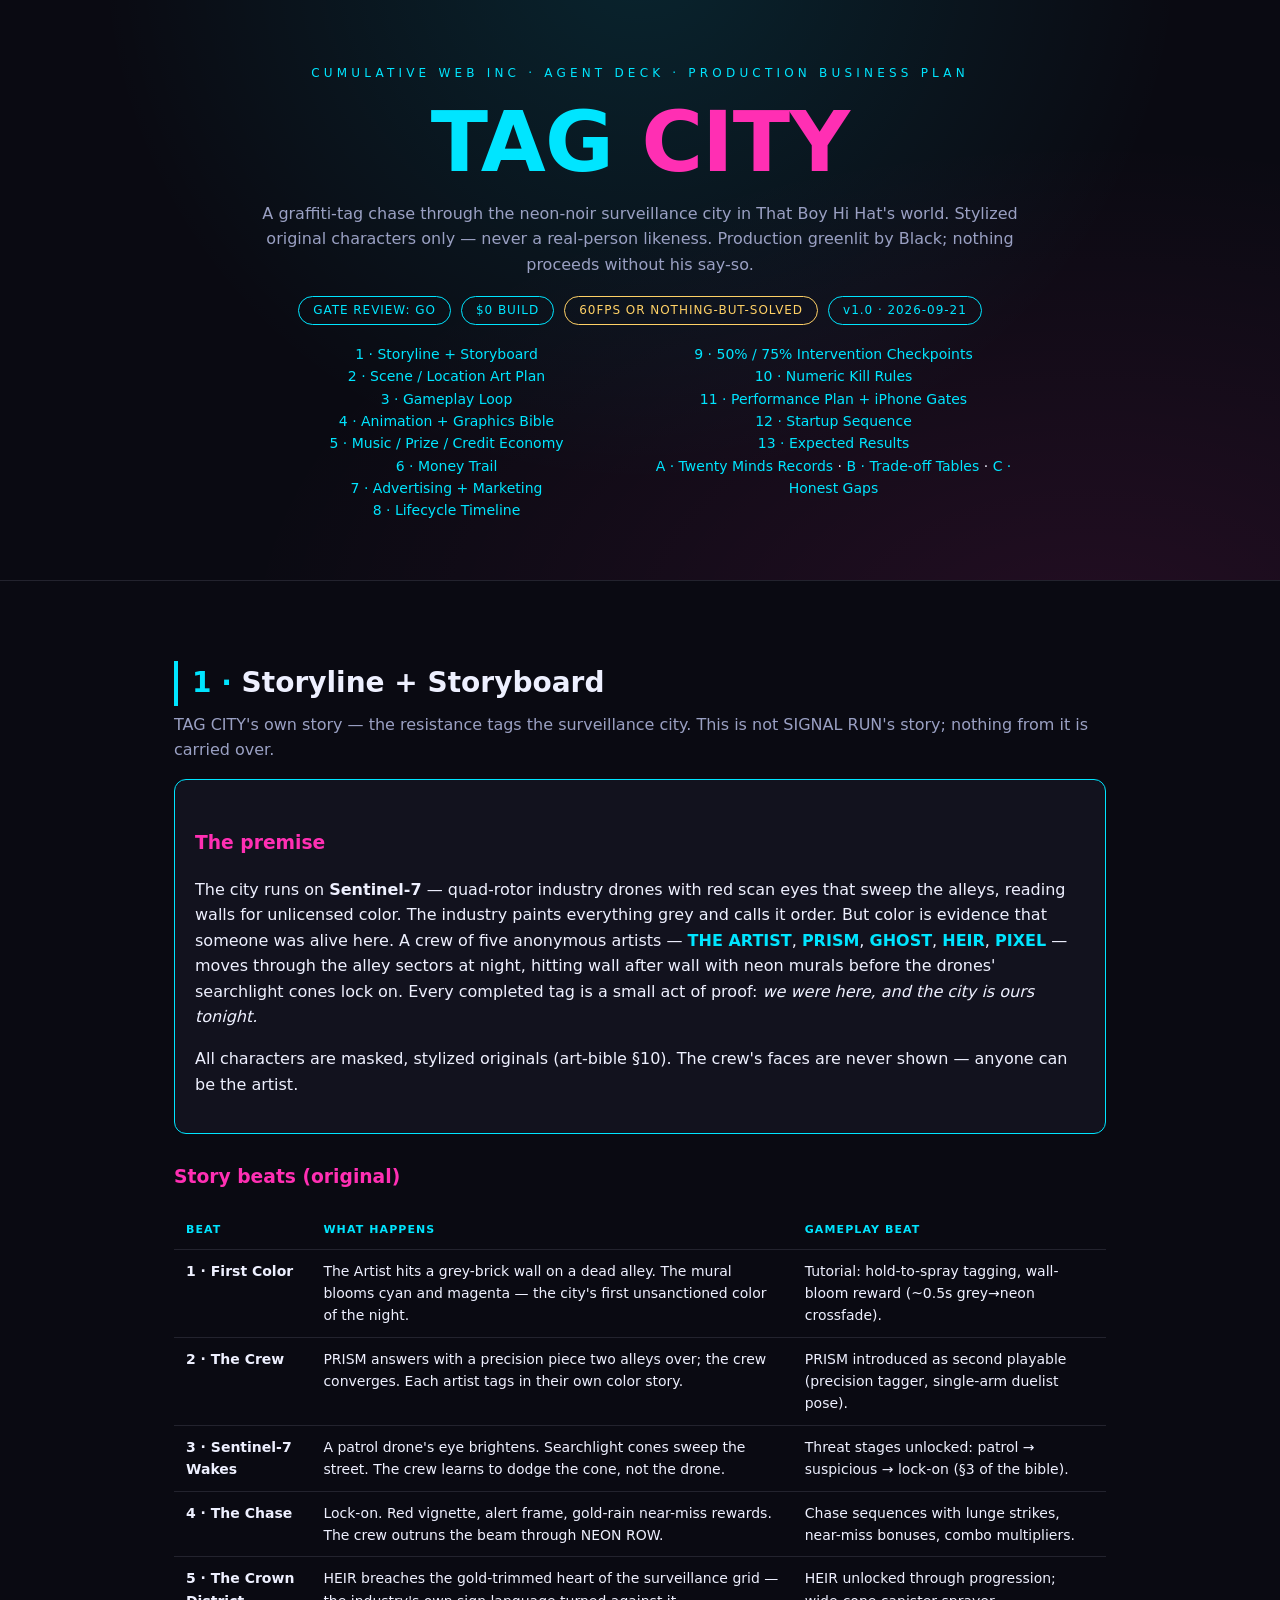
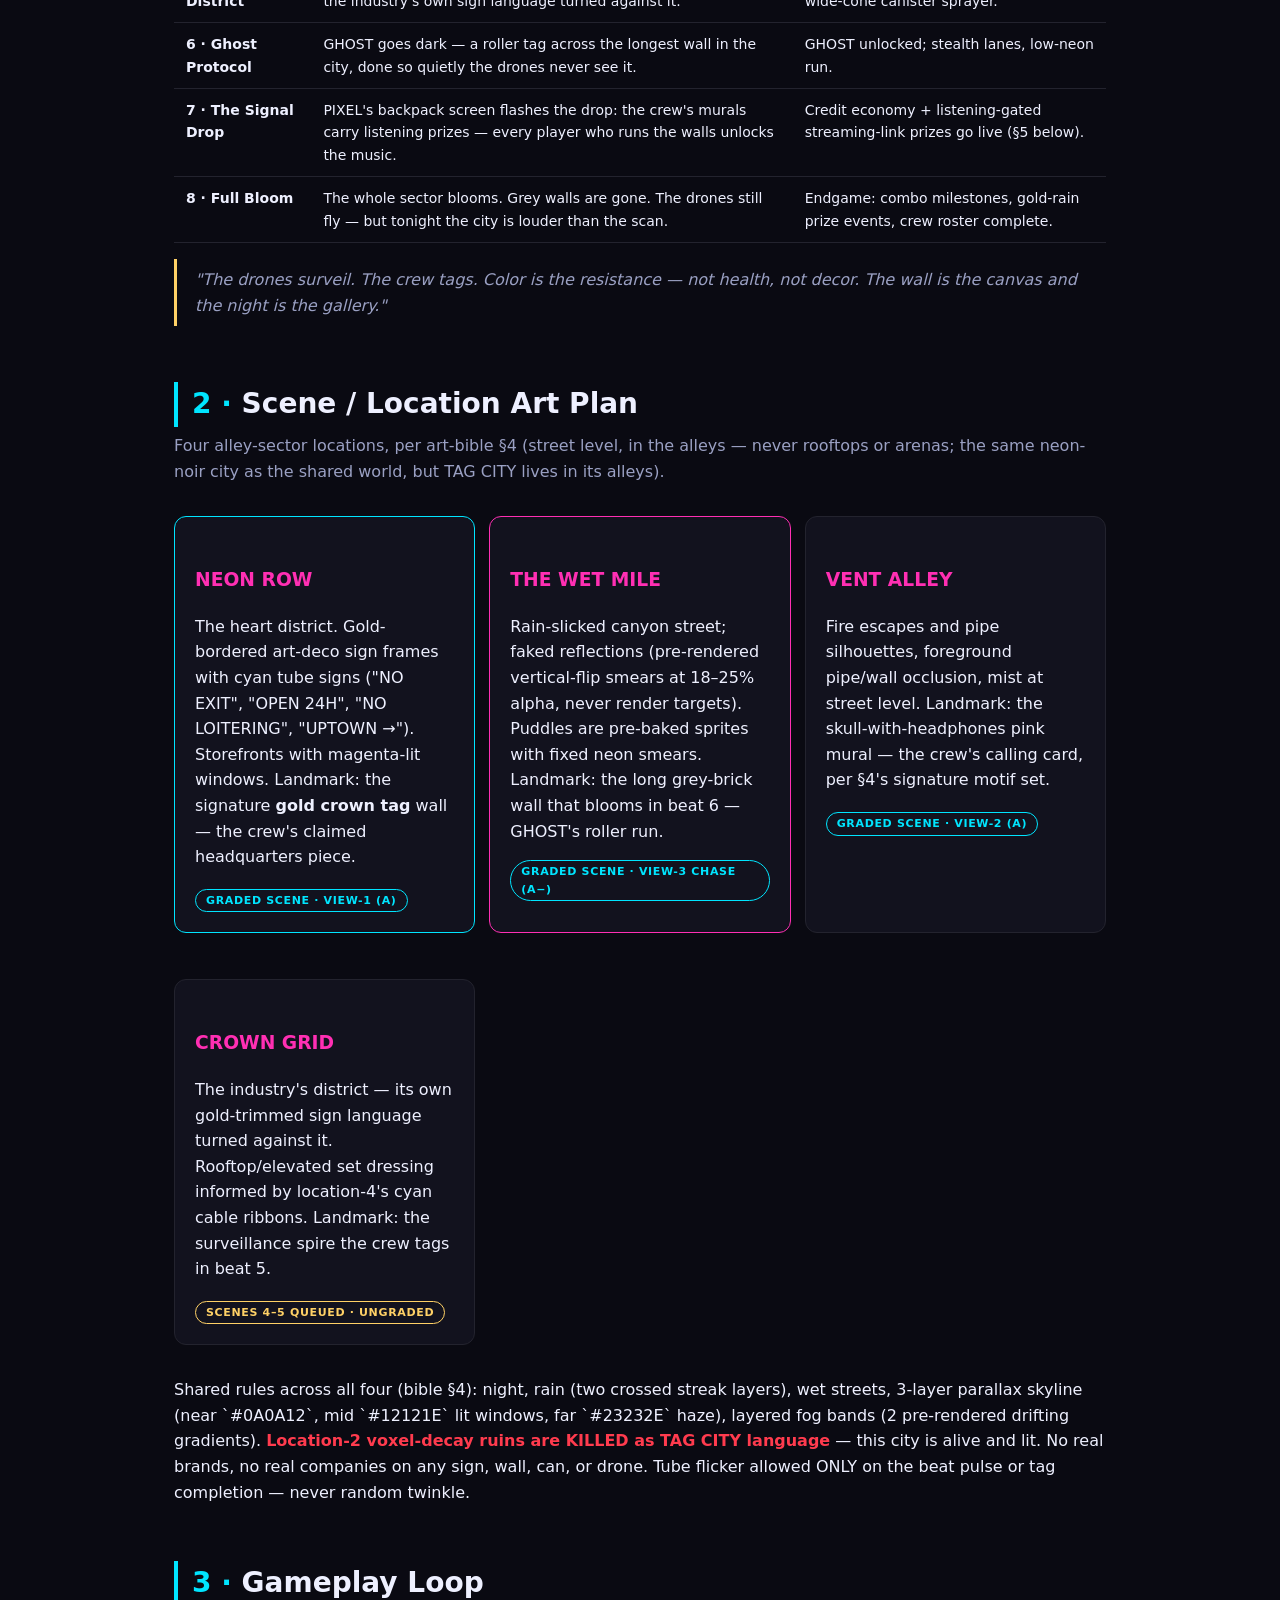
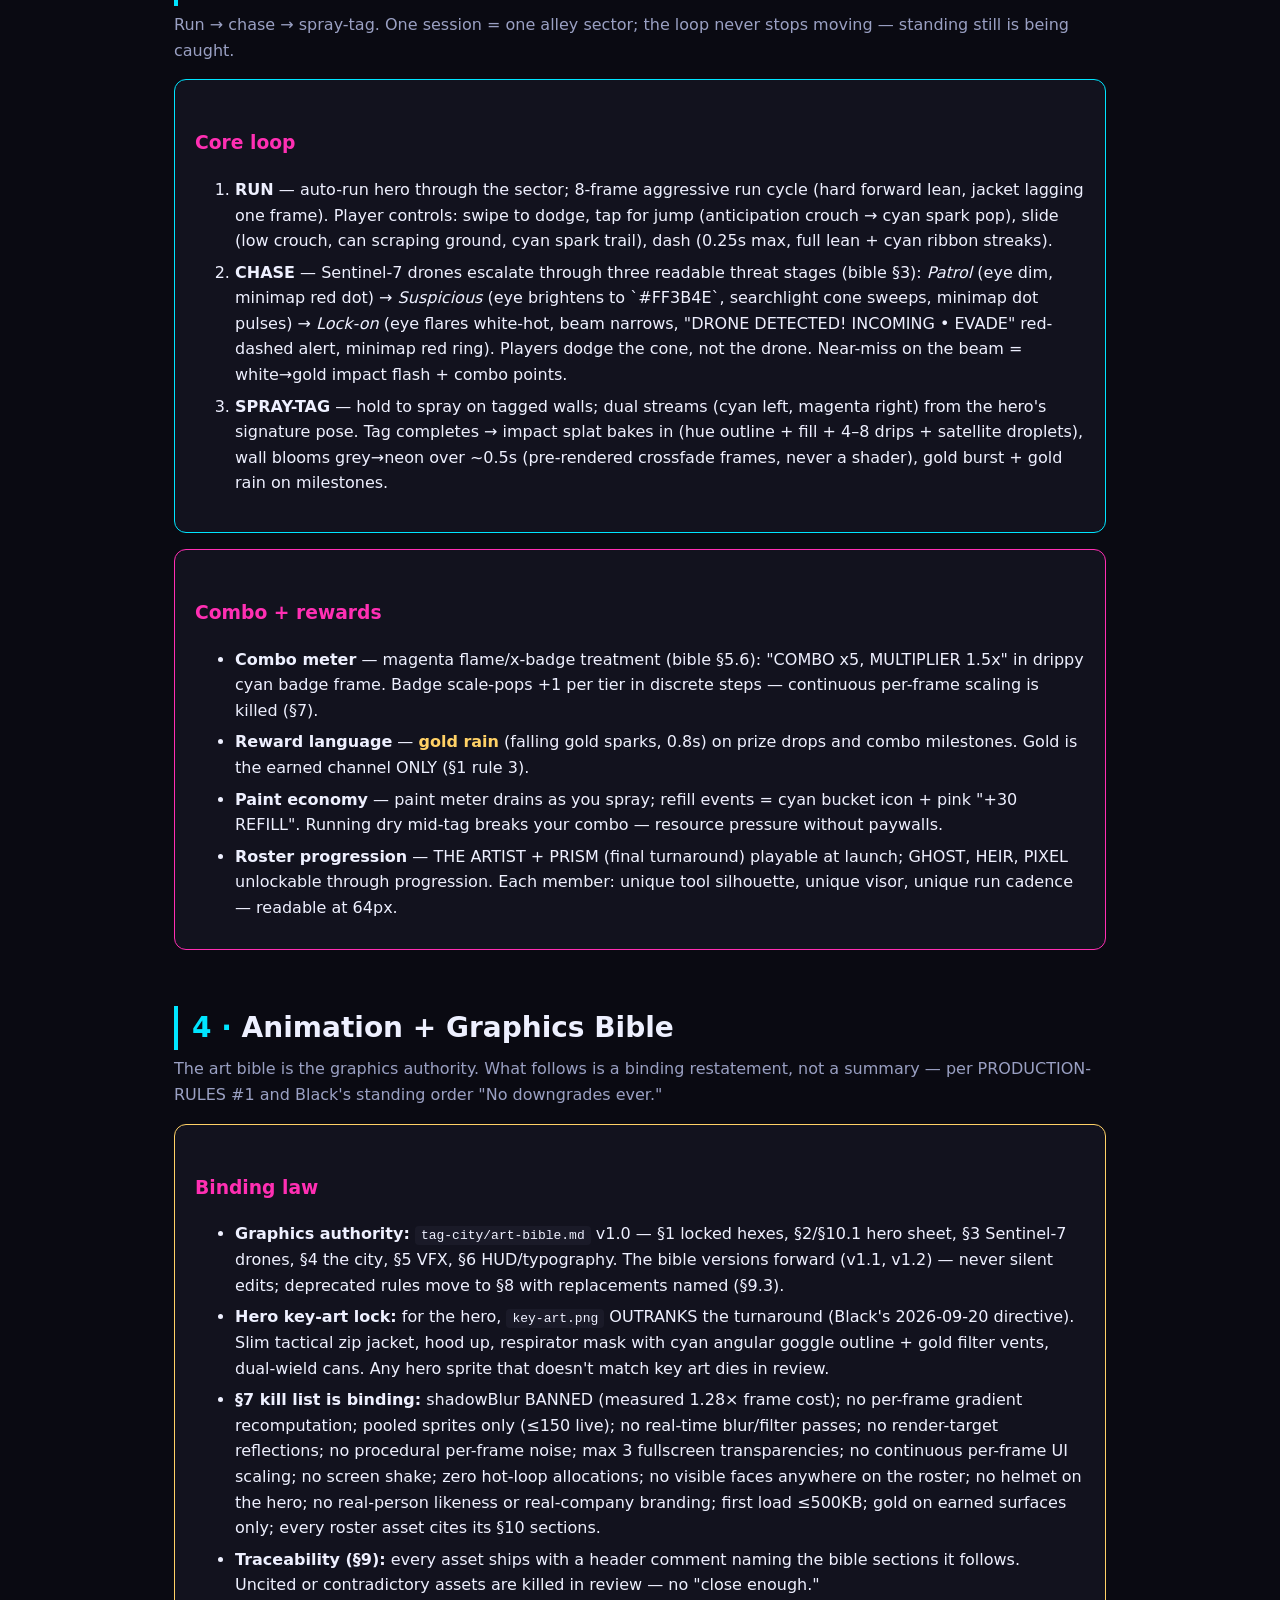
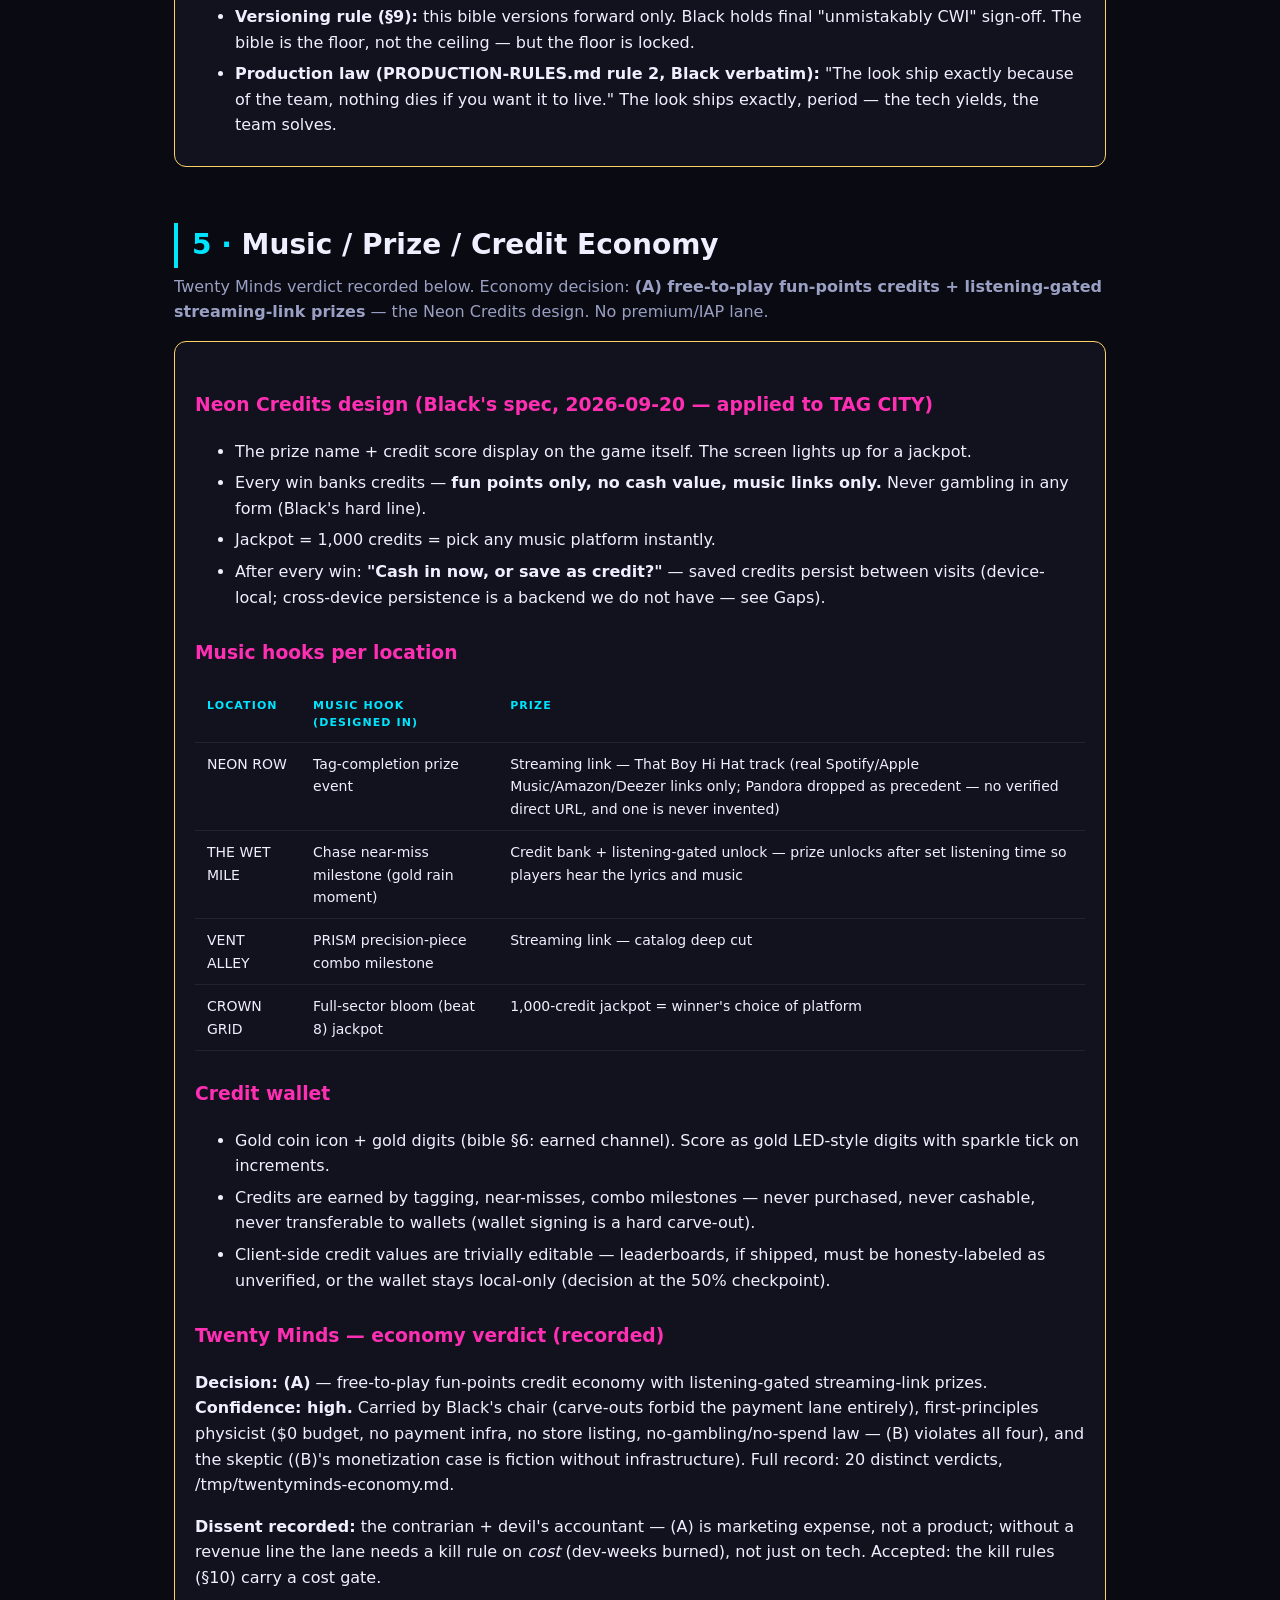
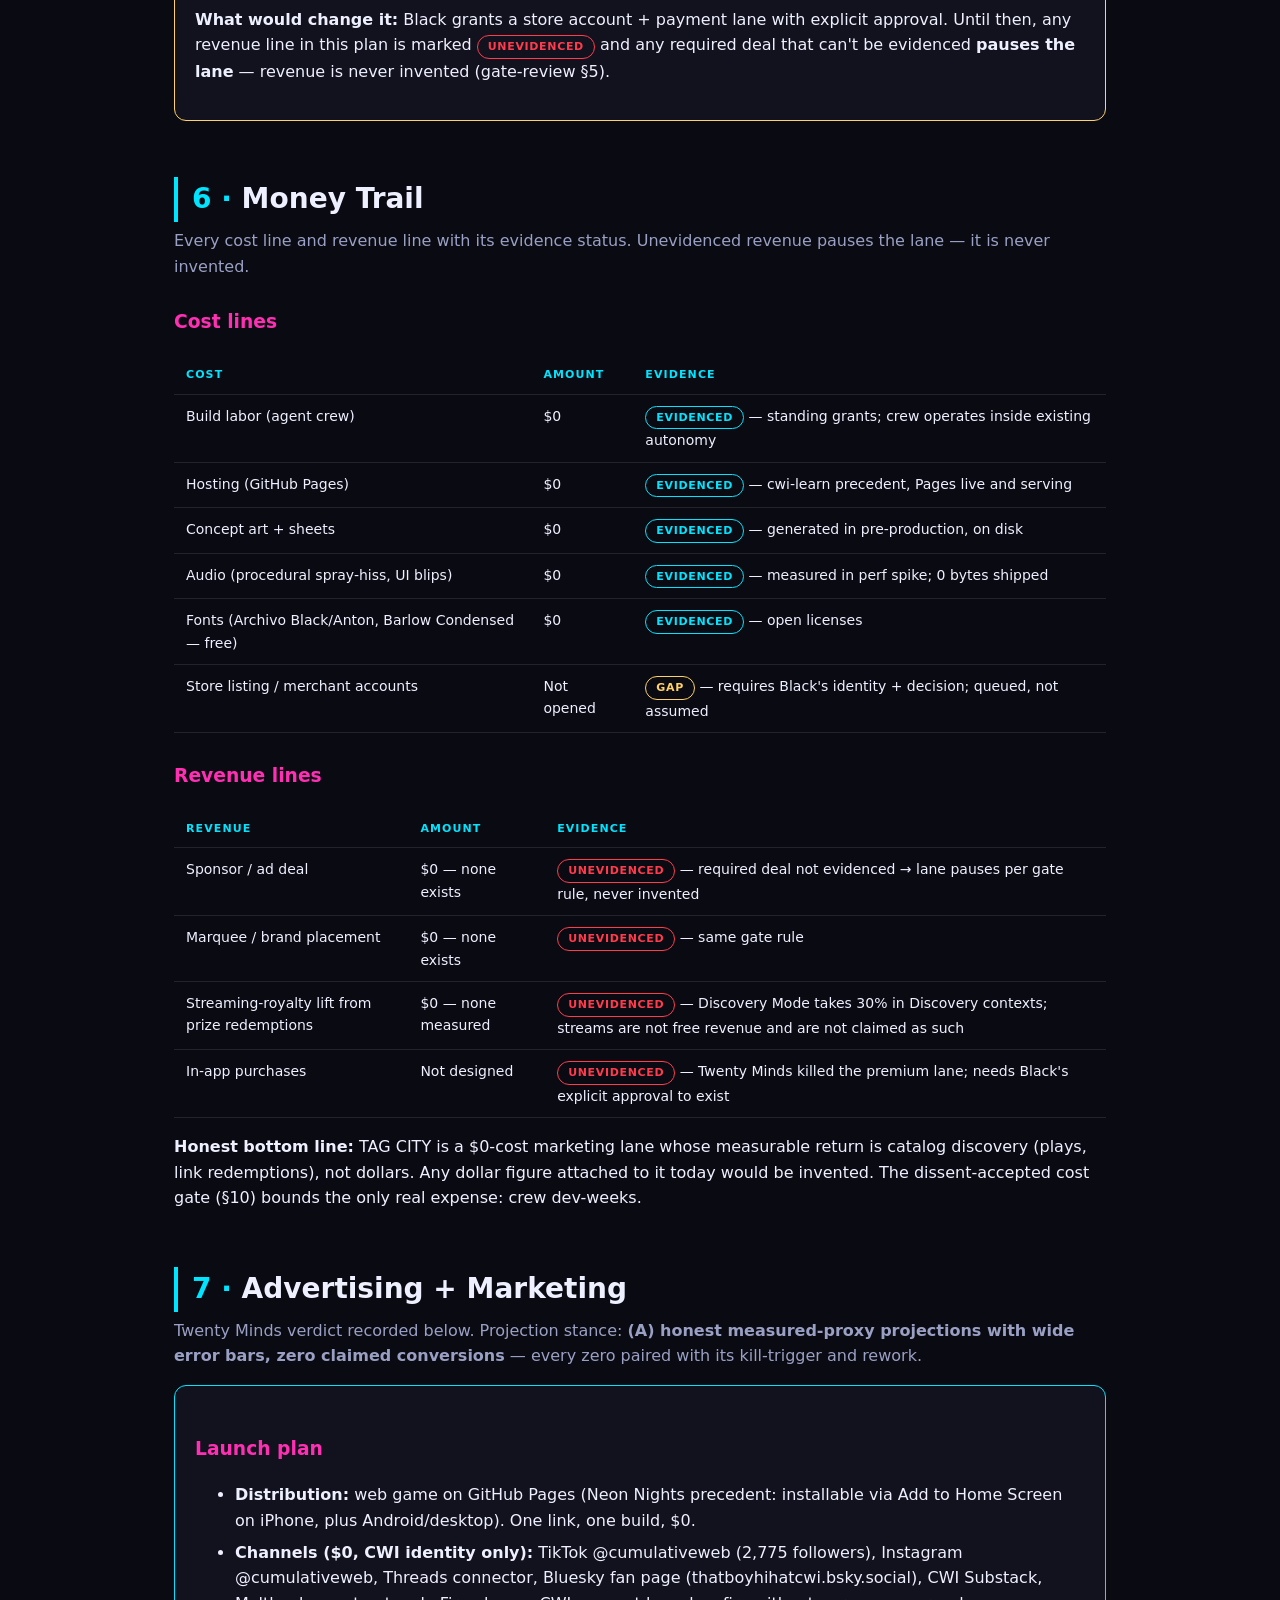
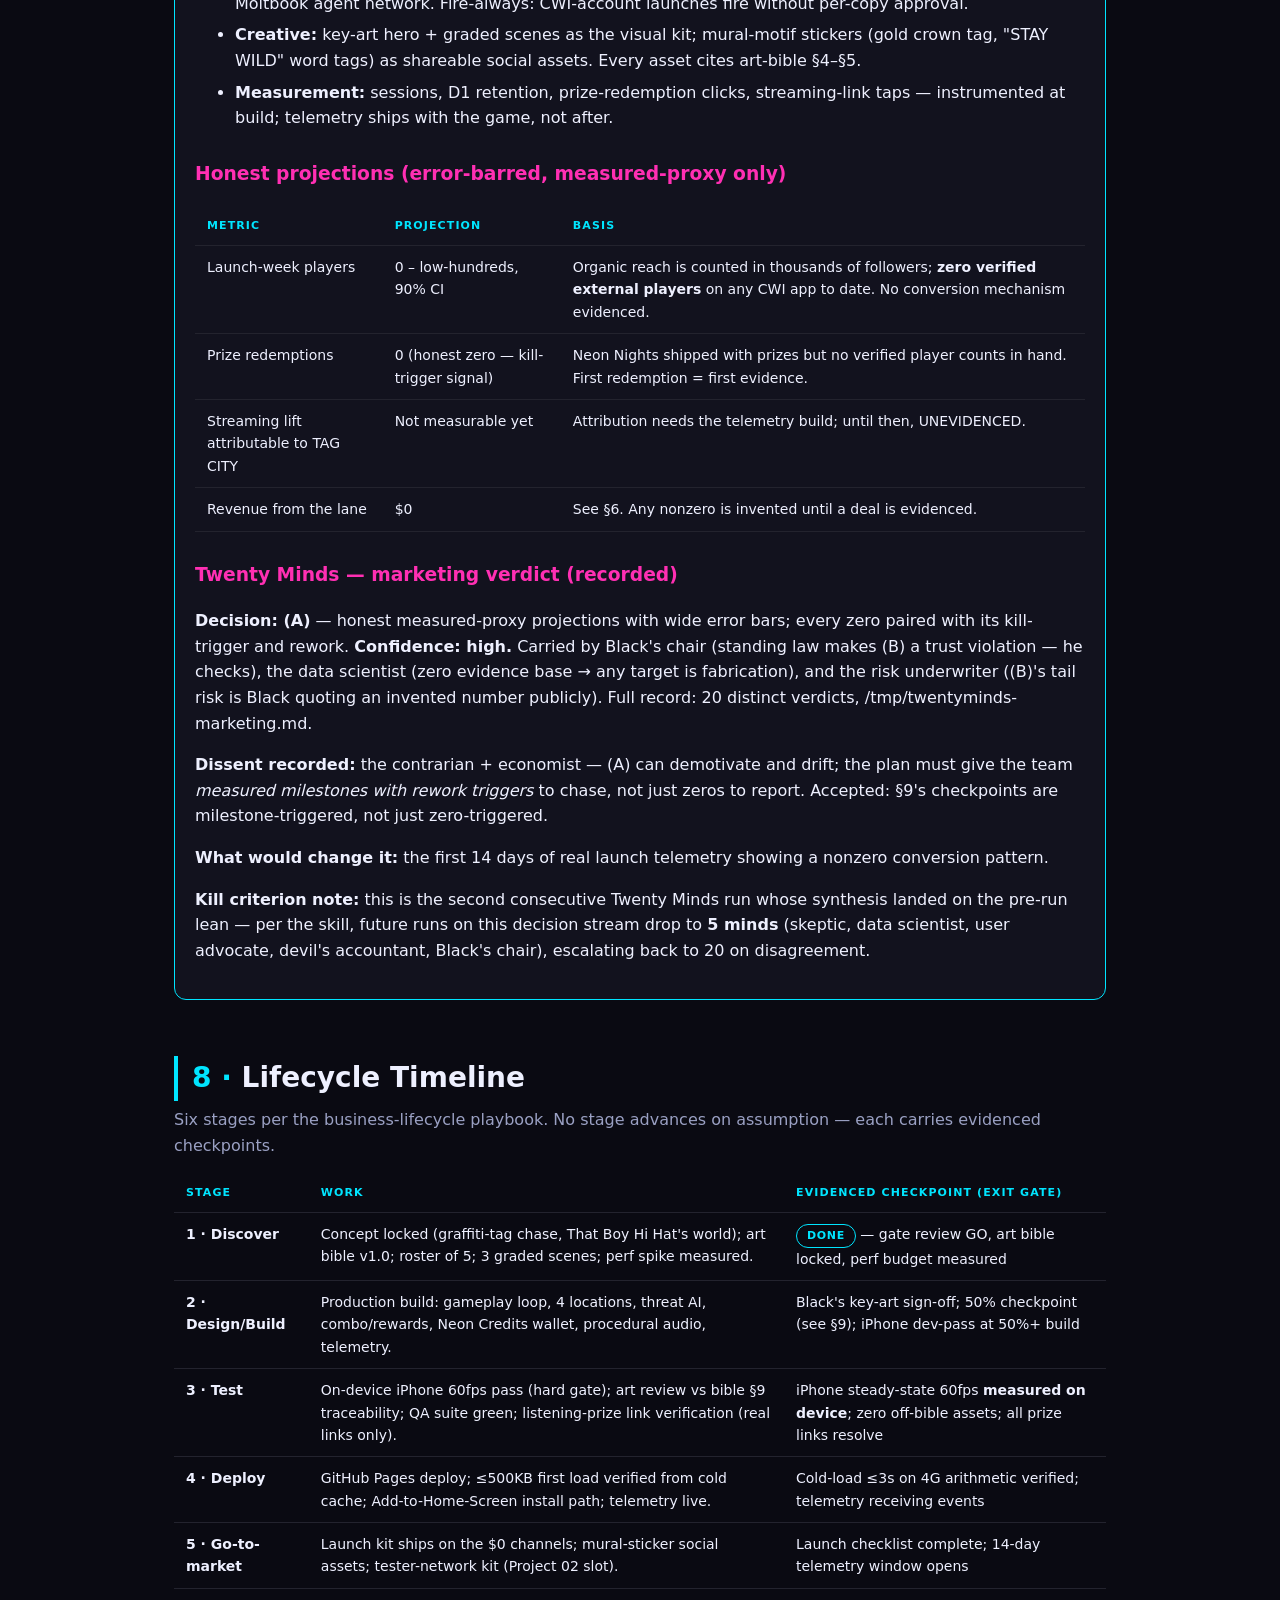
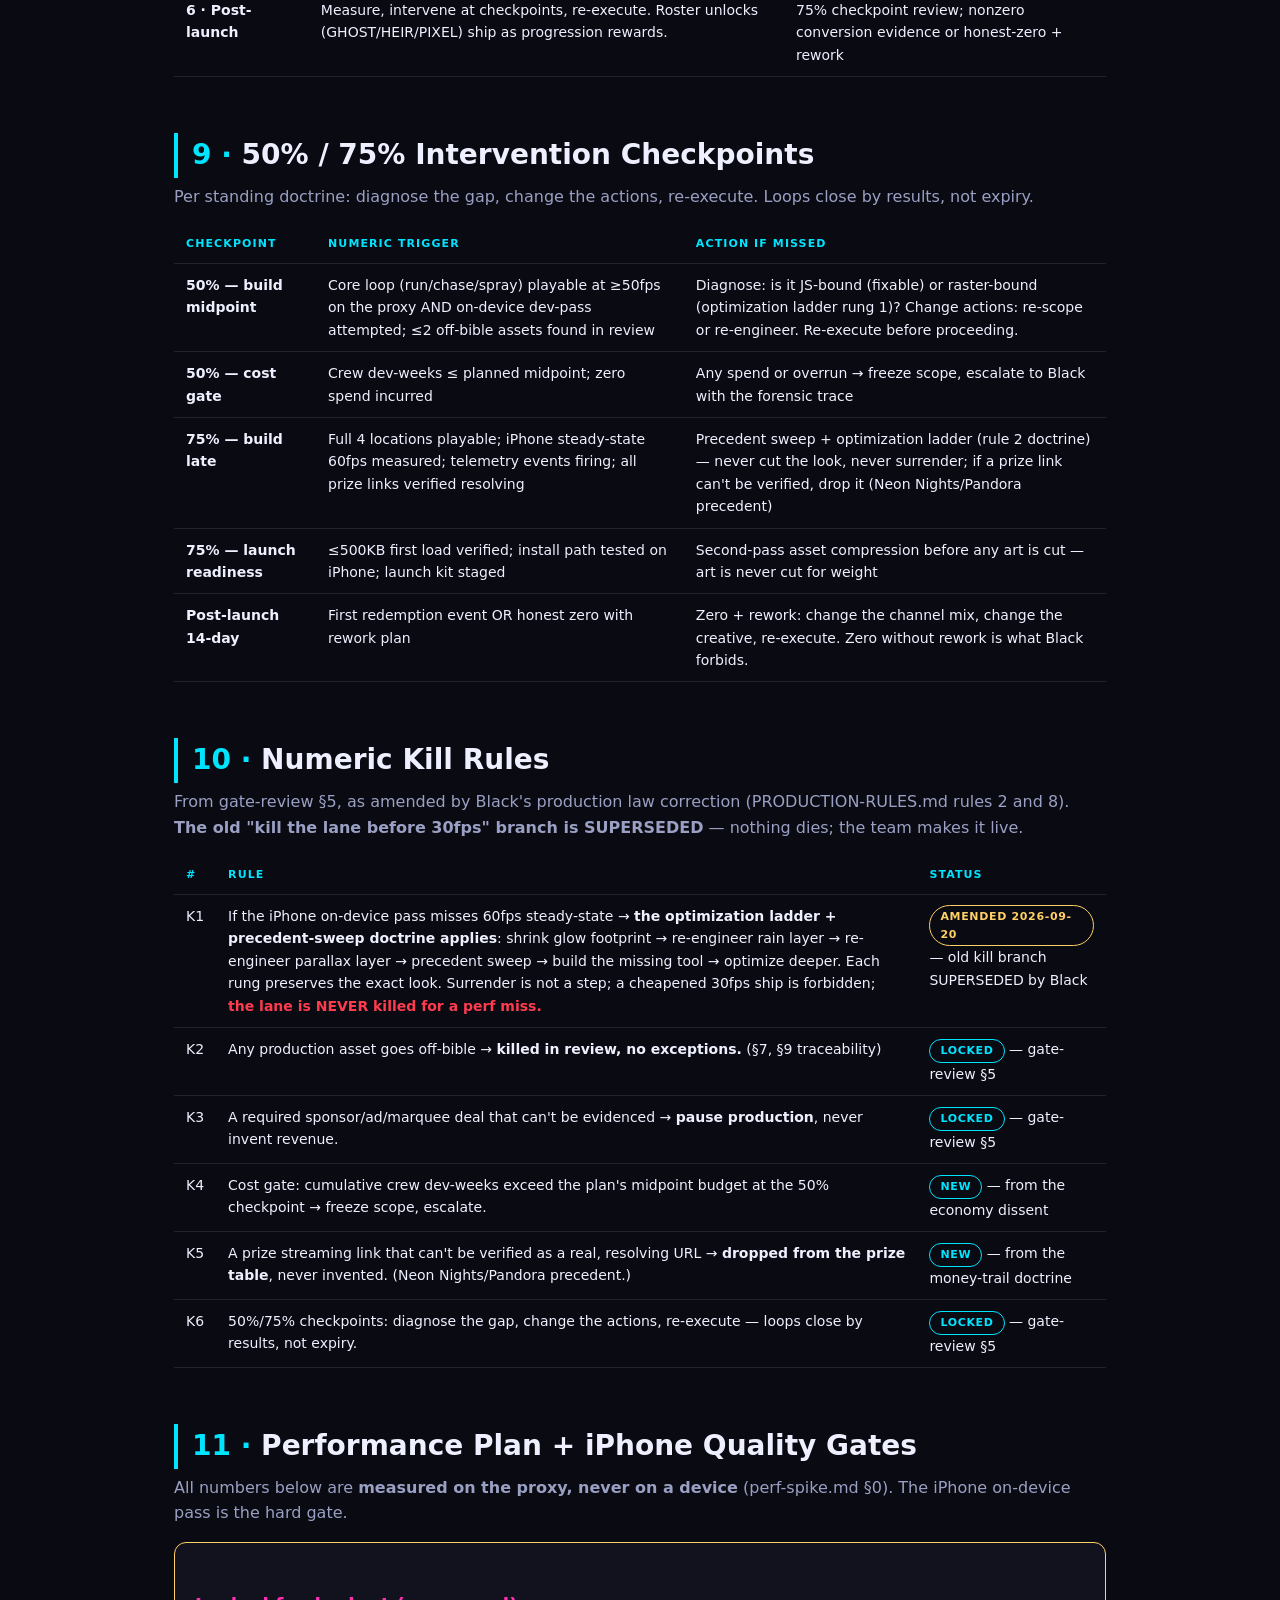
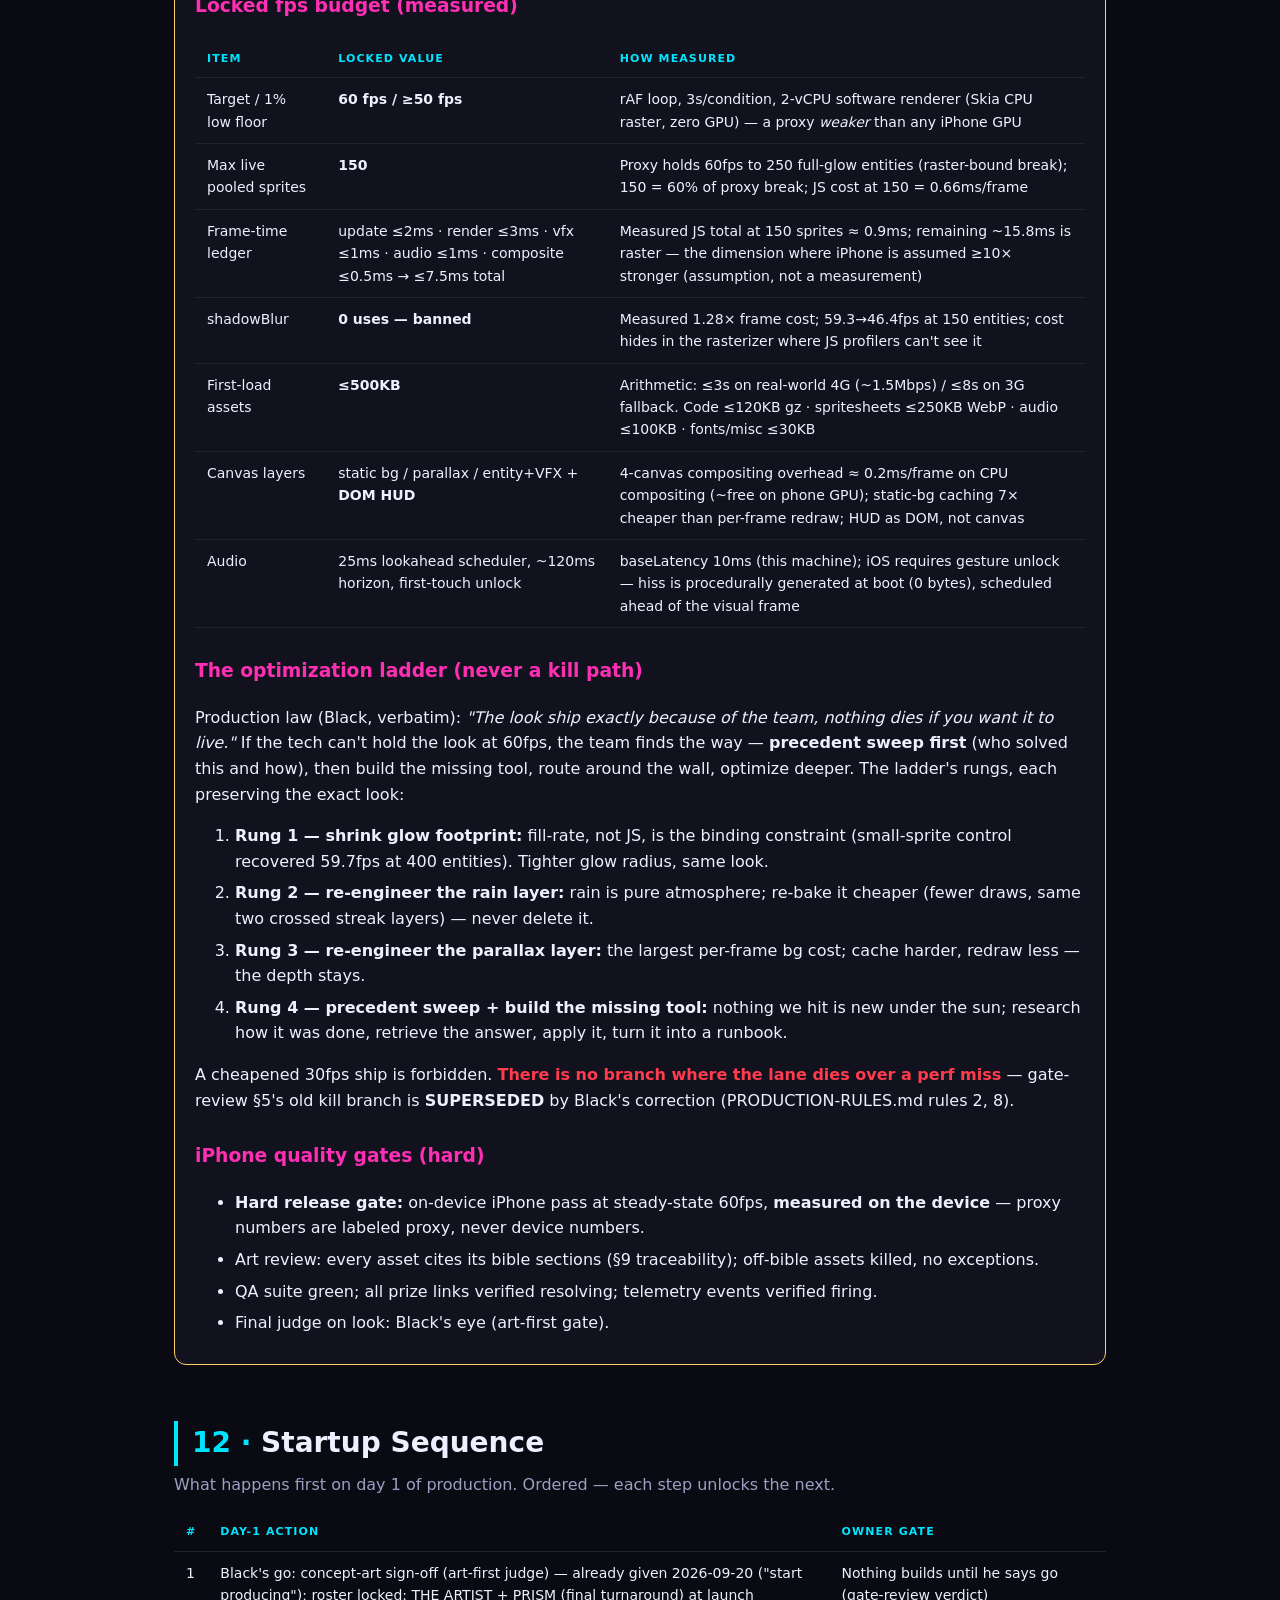
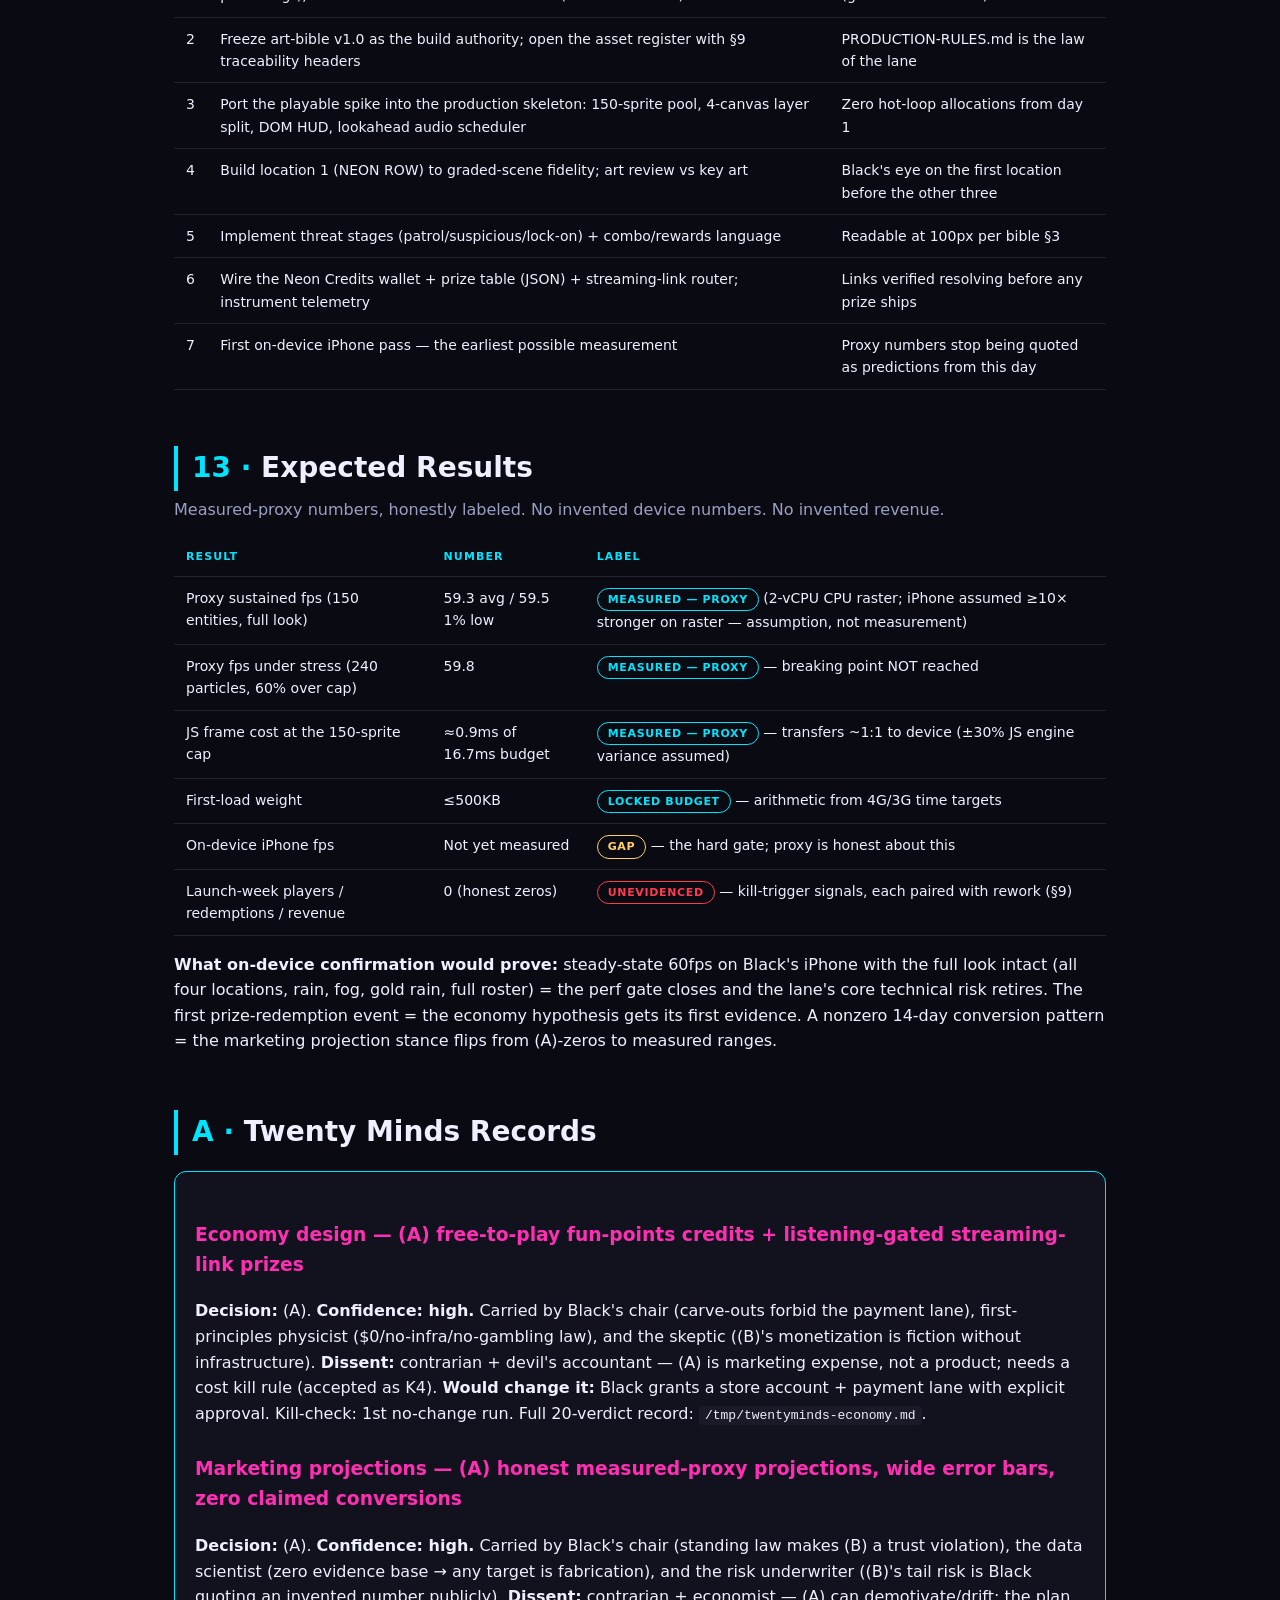
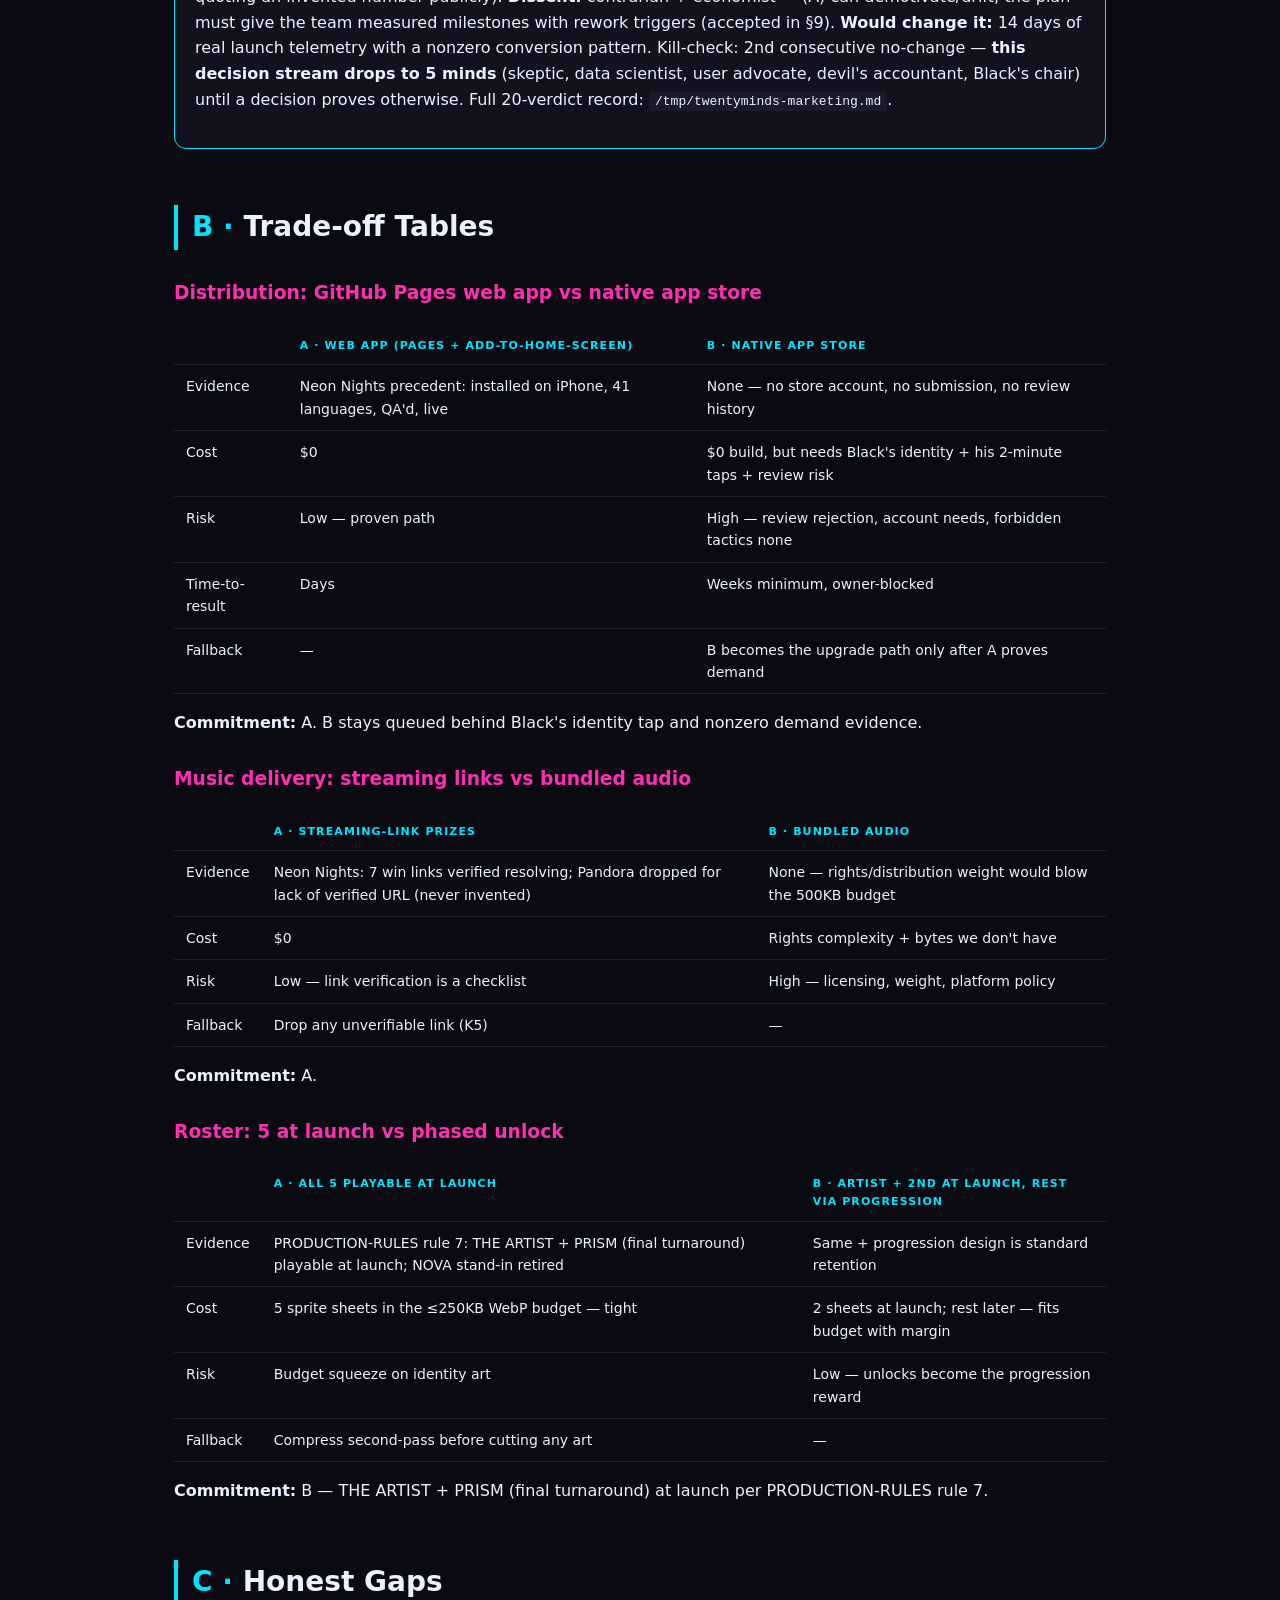
<file: docs/business-plan.html>
<!DOCTYPE html>
<html lang="en">
<head>
<meta charset="utf-8">
<meta name="viewport" content="width=device-width, initial-scale=1">
<title>TAG CITY — Production Business Plan</title>
<style>
  :root{--cyan:#00E5FF;--magenta:#FF2FB3;--gold:#FFD166;--red:#FF3B4E;--bg:#0A0A12;--panel:#12121E;--ink:#EEF0FF;--dim:#9AA0C3;--line:#23232E;}
  *{box-sizing:border-box}
  body{background:var(--bg);color:var(--ink);font-family:-apple-system,system-ui,"Segoe UI",Roboto,"Helvetica Neue",sans-serif;margin:0;line-height:1.6}
  header.hero{padding:64px 24px 40px;text-align:center;border-bottom:1px solid var(--line);background:radial-gradient(ellipse at 50% -10%,rgba(0,229,255,.12),transparent 60%),radial-gradient(ellipse at 85% 110%,rgba(255,47,179,.10),transparent 55%)}
  .kicker{color:var(--cyan);letter-spacing:.35em;font-size:12px;text-transform:uppercase}
  h1{font-size:clamp(40px,8vw,84px);margin:.2em 0;line-height:1;letter-spacing:-.01em}
  h1 .tc-c{color:var(--cyan)} h1 .tc-m{color:var(--magenta)}
  .sub{color:var(--dim);max-width:760px;margin:0 auto}
  .badges{display:flex;gap:10px;justify-content:center;flex-wrap:wrap;margin-top:18px}
  .badge{border:1px solid var(--cyan);color:var(--cyan);border-radius:999px;padding:4px 14px;font-size:12px;letter-spacing:.08em}
  .badge.gold{border-color:var(--gold);color:var(--gold)}
  main{max-width:980px;margin:0 auto;padding:24px}
  section{margin:56px 0}
  h2{font-size:28px;border-left:4px solid var(--cyan);padding-left:14px;margin-bottom:6px}
  h2 .num{color:var(--cyan)}
  h3{color:var(--magenta);margin-top:28px}
  .lede{color:var(--dim);margin-top:0}
  .card{background:var(--panel);border:1px solid var(--line);border-radius:12px;padding:20px;margin:16px 0}
  .card.gold{border-color:var(--gold)} .card.cyan{border-color:var(--cyan)} .card.pink{border-color:var(--magenta)} .card.red{border-color:var(--red)}
  table{width:100%;border-collapse:collapse;margin:14px 0;font-size:14px}
  th,td{text-align:left;padding:10px 12px;border-bottom:1px solid var(--line);vertical-align:top}
  th{color:var(--cyan);text-transform:uppercase;font-size:11px;letter-spacing:.1em}
  .tag{display:inline-block;font-size:11px;font-weight:700;letter-spacing:.06em;padding:2px 10px;border-radius:999px;text-transform:uppercase}
  .tag.ev{border:1px solid var(--cyan);color:var(--cyan)} .tag.un{border:1px solid var(--red);color:var(--red)}
  .tag.gap{border:1px solid var(--gold);color:var(--gold)}
  .kill{color:var(--red);font-weight:700} .gold-t{color:var(--gold);font-weight:700} .cyan-t{color:var(--cyan)}
  ul{margin:8px 0} li{margin:6px 0}
  blockquote{border-left:3px solid var(--gold);margin:16px 0;padding:8px 18px;color:var(--dim);font-style:italic}
  .scene-grid{display:grid;grid-template-columns:repeat(auto-fit,minmax(260px,1fr));gap:14px}
  code{background:#1a1a28;padding:2px 6px;border-radius:4px;font-size:13px}
  footer{border-top:1px solid var(--line);padding:28px 24px;color:var(--dim);font-size:13px;text-align:center}
  .toc{columns:2;max-width:760px;margin:18px auto;font-size:14px} .toc a{color:var(--cyan);text-decoration:none}
  @media(max-width:640px){.toc{columns:1}}
</style>
</head>
<body>
<header class="hero">
  <div class="kicker">Cumulative Web Inc · Agent Deck · Production Business Plan</div>
  <h1><span class="tc-c">TAG</span> <span class="tc-m">CITY</span></h1>
  <p class="sub">A graffiti-tag chase through the neon-noir surveillance city in That Boy Hi Hat's world. Stylized original characters only — never a real-person likeness. Production greenlit by Black; nothing proceeds without his say-so.</p>
  <div class="badges">
    <span class="badge">GATE REVIEW: GO</span>
    <span class="badge">$0 BUILD</span>
    <span class="badge gold">60FPS OR NOTHING-BUT-SOLVED</span>
    <span class="badge">v1.0 · 2026-09-21</span>
  </div>
  <div class="toc">
    <a href="#story">1 · Storyline + Storyboard</a><br>
    <a href="#scenes">2 · Scene / Location Art Plan</a><br>
    <a href="#gameplay">3 · Gameplay Loop</a><br>
    <a href="#graphics">4 · Animation + Graphics Bible</a><br>
    <a href="#economy">5 · Music / Prize / Credit Economy</a><br>
    <a href="#money">6 · Money Trail</a><br>
    <a href="#marketing">7 · Advertising + Marketing</a><br>
    <a href="#lifecycle">8 · Lifecycle Timeline</a><br>
    <a href="#checkpoints">9 · 50% / 75% Intervention Checkpoints</a><br>
    <a href="#kills">10 · Numeric Kill Rules</a><br>
    <a href="#perf">11 · Performance Plan + iPhone Gates</a><br>
    <a href="#startup">12 · Startup Sequence</a><br>
    <a href="#results">13 · Expected Results</a><br>
    <a href="#minds">A · Twenty Minds Records</a> · <a href="#tradeoffs">B · Trade-off Tables</a> · <a href="#gaps">C · Honest Gaps</a>
  </div>
</header>
<main>

<section id="story">
<h2><span class="num">1 ·</span> Storyline + Storyboard</h2>
<p class="lede">TAG CITY's own story — the resistance tags the surveillance city. This is not SIGNAL RUN's story; nothing from it is carried over.</p>
<div class="card cyan">
<h3>The premise</h3>
<p>The city runs on <strong>Sentinel-7</strong> — quad-rotor industry drones with red scan eyes that sweep the alleys, reading walls for unlicensed color. The industry paints everything grey and calls it order. But color is evidence that someone was alive here. A crew of five anonymous artists — <strong class="cyan-t">THE ARTIST</strong>, <strong class="cyan-t">PRISM</strong>, <strong class="cyan-t">GHOST</strong>, <strong class="cyan-t">HEIR</strong>, <strong class="cyan-t">PIXEL</strong> — moves through the alley sectors at night, hitting wall after wall with neon murals before the drones' searchlight cones lock on. Every completed tag is a small act of proof: <em>we were here, and the city is ours tonight.</em></p>
<p>All characters are masked, stylized originals (art-bible §10). The crew's faces are never shown — anyone can be the artist.</p>
</div>
<h3>Story beats (original)</h3>
<table>
<tr><th>Beat</th><th>What happens</th><th>Gameplay beat</th></tr>
<tr><td><strong>1 · First Color</strong></td><td>The Artist hits a grey-brick wall on a dead alley. The mural blooms cyan and magenta — the city's first unsanctioned color of the night.</td><td>Tutorial: hold-to-spray tagging, wall-bloom reward (~0.5s grey→neon crossfade).</td></tr>
<tr><td><strong>2 · The Crew</strong></td><td>PRISM answers with a precision piece two alleys over; the crew converges. Each artist tags in their own color story.</td><td>PRISM introduced as second playable (precision tagger, single-arm duelist pose).</td></tr>
<tr><td><strong>3 · Sentinel-7 Wakes</strong></td><td>A patrol drone's eye brightens. Searchlight cones sweep the street. The crew learns to dodge the cone, not the drone.</td><td>Threat stages unlocked: patrol → suspicious → lock-on (§3 of the bible).</td></tr>
<tr><td><strong>4 · The Chase</strong></td><td>Lock-on. Red vignette, alert frame, gold-rain near-miss rewards. The crew outruns the beam through NEON ROW.</td><td>Chase sequences with lunge strikes, near-miss bonuses, combo multipliers.</td></tr>
<tr><td><strong>5 · The Crown District</strong></td><td>HEIR breaches the gold-trimmed heart of the surveillance grid — the industry's own sign language turned against it.</td><td>HEIR unlocked through progression; wide-cone canister sprayer.</td></tr>
<tr><td><strong>6 · Ghost Protocol</strong></td><td>GHOST goes dark — a roller tag across the longest wall in the city, done so quietly the drones never see it.</td><td>GHOST unlocked; stealth lanes, low-neon run.</td></tr>
<tr><td><strong>7 · The Signal Drop</strong></td><td>PIXEL's backpack screen flashes the drop: the crew's murals carry listening prizes — every player who runs the walls unlocks the music.</td><td>Credit economy + listening-gated streaming-link prizes go live (§5 below).</td></tr>
<tr><td><strong>8 · Full Bloom</strong></td><td>The whole sector blooms. Grey walls are gone. The drones still fly — but tonight the city is louder than the scan.</td><td>Endgame: combo milestones, gold-rain prize events, crew roster complete.</td></tr>
</table>
<blockquote>"The drones surveil. The crew tags. Color is the resistance — not health, not decor. The wall is the canvas and the night is the gallery."</blockquote>
</section>

<section id="scenes">
<h2><span class="num">2 ·</span> Scene / Location Art Plan</h2>
<p class="lede">Four alley-sector locations, per art-bible §4 (street level, in the alleys — never rooftops or arenas; the same neon-noir city as the shared world, but TAG CITY lives in its alleys).</p>
<div class="scene-grid">
<div class="card cyan"><h3>NEON ROW</h3><p>The heart district. Gold-bordered art-deco sign frames with cyan tube signs ("NO EXIT", "OPEN 24H", "NO LOITERING", "UPTOWN →"). Storefronts with magenta-lit windows. Landmark: the signature <strong>gold crown tag</strong> wall — the crew's claimed headquarters piece.</p><span class="tag ev">GRADED SCENE · view-1 (A)</span></div>
<div class="card pink"><h3>THE WET MILE</h3><p>Rain-slicked canyon street; faked reflections (pre-rendered vertical-flip smears at 18–25% alpha, never render targets). Puddles are pre-baked sprites with fixed neon smears. Landmark: the long grey-brick wall that blooms in beat 6 — GHOST's roller run.</p><span class="tag ev">GRADED SCENE · view-3 chase (A−)</span></div>
<div class="card"><h3>VENT ALLEY</h3><p>Fire escapes and pipe silhouettes, foreground pipe/wall occlusion, mist at street level. Landmark: the skull-with-headphones pink mural — the crew's calling card, per §4's signature motif set.</p><span class="tag ev">GRADED SCENE · view-2 (A)</span></div>
<div class="card"><h3>CROWN GRID</h3><p>The industry's district — its own gold-trimmed sign language turned against it. Rooftop/elevated set dressing informed by location-4's cyan cable ribbons. Landmark: the surveillance spire the crew tags in beat 5.</p><span class="tag gap">SCENES 4–5 QUEUED · UNGRADED</span></div>
</div>
<p>Shared rules across all four (bible §4): night, rain (two crossed streak layers), wet streets, 3-layer parallax skyline (near `#0A0A12`, mid `#12121E` lit windows, far `#23232E` haze), layered fog bands (2 pre-rendered drifting gradients). <span class="kill">Location-2 voxel-decay ruins are KILLED as TAG CITY language</span> — this city is alive and lit. No real brands, no real companies on any sign, wall, can, or drone. Tube flicker allowed ONLY on the beat pulse or tag completion — never random twinkle.</p>
</section>

<section id="gameplay">
<h2><span class="num">3 ·</span> Gameplay Loop</h2>
<p class="lede">Run → chase → spray-tag. One session = one alley sector; the loop never stops moving — standing still is being caught.</p>
<div class="card cyan">
<h3>Core loop</h3>
<ol>
<li><strong>RUN</strong> — auto-run hero through the sector; 8-frame aggressive run cycle (hard forward lean, jacket lagging one frame). Player controls: swipe to dodge, tap for jump (anticipation crouch → cyan spark pop), slide (low crouch, can scraping ground, cyan spark trail), dash (0.25s max, full lean + cyan ribbon streaks).</li>
<li><strong>CHASE</strong> — Sentinel-7 drones escalate through three readable threat stages (bible §3): <em>Patrol</em> (eye dim, minimap red dot) → <em>Suspicious</em> (eye brightens to `#FF3B4E`, searchlight cone sweeps, minimap dot pulses) → <em>Lock-on</em> (eye flares white-hot, beam narrows, "DRONE DETECTED! INCOMING • EVADE" red-dashed alert, minimap red ring). Players dodge the cone, not the drone. Near-miss on the beam = white→gold impact flash + combo points.</li>
<li><strong>SPRAY-TAG</strong> — hold to spray on tagged walls; dual streams (cyan left, magenta right) from the hero's signature pose. Tag completes → impact splat bakes in (hue outline + fill + 4–8 drips + satellite droplets), wall blooms grey→neon over ~0.5s (pre-rendered crossfade frames, never a shader), gold burst + gold rain on milestones.</li>
</ol>
</div>
<div class="card pink">
<h3>Combo + rewards</h3>
<ul>
<li><strong>Combo meter</strong> — magenta flame/x-badge treatment (bible §5.6): "COMBO x5, MULTIPLIER 1.5x" in drippy cyan badge frame. Badge scale-pops +1 per tier in discrete steps — continuous per-frame scaling is killed (§7).</li>
<li><strong>Reward language</strong> — <span class="gold-t">gold rain</span> (falling gold sparks, 0.8s) on prize drops and combo milestones. Gold is the earned channel ONLY (§1 rule 3).</li>
<li><strong>Paint economy</strong> — paint meter drains as you spray; refill events = cyan bucket icon + pink "+30 REFILL". Running dry mid-tag breaks your combo — resource pressure without paywalls.</li>
<li><strong>Roster progression</strong> — THE ARTIST + PRISM (final turnaround) playable at launch; GHOST, HEIR, PIXEL unlockable through progression. Each member: unique tool silhouette, unique visor, unique run cadence — readable at 64px.</li>
</ul>
</div>
</section>

<section id="graphics">
<h2><span class="num">4 ·</span> Animation + Graphics Bible</h2>
<p class="lede">The art bible is the graphics authority. What follows is a binding restatement, not a summary — per PRODUCTION-RULES #1 and Black's standing order "No downgrades ever."</p>
<div class="card gold">
<h3>Binding law</h3>
<ul>
<li><strong>Graphics authority:</strong> <code>tag-city/art-bible.md</code> v1.0 — §1 locked hexes, §2/§10.1 hero sheet, §3 Sentinel-7 drones, §4 the city, §5 VFX, §6 HUD/typography. The bible versions forward (v1.1, v1.2) — never silent edits; deprecated rules move to §8 with replacements named (§9.3).</li>
<li><strong>Hero key-art lock:</strong> for the hero, <code>key-art.png</code> OUTRANKS the turnaround (Black's 2026-09-20 directive). Slim tactical zip jacket, hood up, respirator mask with cyan angular goggle outline + gold filter vents, dual-wield cans. Any hero sprite that doesn't match key art dies in review.</li>
<li><strong>§7 kill list is binding:</strong> shadowBlur BANNED (measured 1.28× frame cost); no per-frame gradient recomputation; pooled sprites only (≤150 live); no real-time blur/filter passes; no render-target reflections; no procedural per-frame noise; max 3 fullscreen transparencies; no continuous per-frame UI scaling; no screen shake; zero hot-loop allocations; no visible faces anywhere on the roster; no helmet on the hero; no real-person likeness or real-company branding; first load ≤500KB; gold on earned surfaces only; every roster asset cites its §10 sections.</li>
<li><strong>Traceability (§9):</strong> every asset ships with a header comment naming the bible sections it follows. Uncited or contradictory assets are killed in review — no "close enough."</li>
<li><strong>Versioning rule (§9):</strong> this bible versions forward only. Black holds final "unmistakably CWI" sign-off. The bible is the floor, not the ceiling — but the floor is locked.</li>
<li><strong>Production law (PRODUCTION-RULES.md rule 2, Black verbatim):</strong> "The look ship exactly because of the team, nothing dies if you want it to live." The look ships exactly, period — the tech yields, the team solves.</li>
</ul>
</div>
</section>

<section id="economy">
<h2><span class="num">5 ·</span> Music / Prize / Credit Economy</h2>
<p class="lede">Twenty Minds verdict recorded below. Economy decision: <strong>(A) free-to-play fun-points credits + listening-gated streaming-link prizes</strong> — the Neon Credits design. No premium/IAP lane.</p>
<div class="card gold">
<h3>Neon Credits design (Black's spec, 2026-09-20 — applied to TAG CITY)</h3>
<ul>
<li>The prize name + credit score display on the game itself. The screen lights up for a jackpot.</li>
<li>Every win banks credits — <strong>fun points only, no cash value, music links only.</strong> Never gambling in any form (Black's hard line).</li>
<li>Jackpot = 1,000 credits = pick any music platform instantly.</li>
<li>After every win: <strong>"Cash in now, or save as credit?"</strong> — saved credits persist between visits (device-local; cross-device persistence is a backend we do not have — see Gaps).</li>
</ul>
<h3>Music hooks per location</h3>
<table>
<tr><th>Location</th><th>Music hook (designed in)</th><th>Prize</th></tr>
<tr><td>NEON ROW</td><td>Tag-completion prize event</td><td>Streaming link — That Boy Hi Hat track (real Spotify/Apple Music/Amazon/Deezer links only; Pandora dropped as precedent — no verified direct URL, and one is never invented)</td></tr>
<tr><td>THE WET MILE</td><td>Chase near-miss milestone (gold rain moment)</td><td>Credit bank + listening-gated unlock — prize unlocks after set listening time so players hear the lyrics and music</td></tr>
<tr><td>VENT ALLEY</td><td>PRISM precision-piece combo milestone</td><td>Streaming link — catalog deep cut</td></tr>
<tr><td>CROWN GRID</td><td>Full-sector bloom (beat 8) jackpot</td><td>1,000-credit jackpot = winner's choice of platform</td></tr>
</table>
<h3>Credit wallet</h3>
<ul>
<li>Gold coin icon + gold digits (bible §6: earned channel). Score as gold LED-style digits with sparkle tick on increments.</li>
<li>Credits are earned by tagging, near-misses, combo milestones — never purchased, never cashable, never transferable to wallets (wallet signing is a hard carve-out).</li>
<li>Client-side credit values are trivially editable — leaderboards, if shipped, must be honesty-labeled as unverified, or the wallet stays local-only (decision at the 50% checkpoint).</li>
</ul>
<h3>Twenty Minds — economy verdict (recorded)</h3>
<p><strong>Decision: (A)</strong> — free-to-play fun-points credit economy with listening-gated streaming-link prizes. <strong>Confidence: high.</strong> Carried by Black's chair (carve-outs forbid the payment lane entirely), first-principles physicist ($0 budget, no payment infra, no store listing, no-gambling/no-spend law — (B) violates all four), and the skeptic ((B)'s monetization case is fiction without infrastructure). Full record: 20 distinct verdicts, /tmp/twentyminds-economy.md.</p>
<p><strong>Dissent recorded:</strong> the contrarian + devil's accountant — (A) is marketing expense, not a product; without a revenue line the lane needs a kill rule on <em>cost</em> (dev-weeks burned), not just on tech. Accepted: the kill rules (§10) carry a cost gate.</p>
<p><strong>What would change it:</strong> Black grants a store account + payment lane with explicit approval. Until then, any revenue line in this plan is marked <span class="tag un">UNEVIDENCED</span> and any required deal that can't be evidenced <strong>pauses the lane</strong> — revenue is never invented (gate-review §5).</p>
</div>
</section>

<section id="money">
<h2><span class="num">6 ·</span> Money Trail</h2>
<p class="lede">Every cost line and revenue line with its evidence status. Unevidenced revenue pauses the lane — it is never invented.</p>
<h3>Cost lines</h3>
<table>
<tr><th>Cost</th><th>Amount</th><th>Evidence</th></tr>
<tr><td>Build labor (agent crew)</td><td>$0</td><td><span class="tag ev">EVIDENCED</span> — standing grants; crew operates inside existing autonomy</td></tr>
<tr><td>Hosting (GitHub Pages)</td><td>$0</td><td><span class="tag ev">EVIDENCED</span> — cwi-learn precedent, Pages live and serving</td></tr>
<tr><td>Concept art + sheets</td><td>$0</td><td><span class="tag ev">EVIDENCED</span> — generated in pre-production, on disk</td></tr>
<tr><td>Audio (procedural spray-hiss, UI blips)</td><td>$0</td><td><span class="tag ev">EVIDENCED</span> — measured in perf spike; 0 bytes shipped</td></tr>
<tr><td>Fonts (Archivo Black/Anton, Barlow Condensed — free)</td><td>$0</td><td><span class="tag ev">EVIDENCED</span> — open licenses</td></tr>
<tr><td>Store listing / merchant accounts</td><td>Not opened</td><td><span class="tag gap">GAP</span> — requires Black's identity + decision; queued, not assumed</td></tr>
</table>
<h3>Revenue lines</h3>
<table>
<tr><th>Revenue</th><th>Amount</th><th>Evidence</th></tr>
<tr><td>Sponsor / ad deal</td><td>$0 — none exists</td><td><span class="tag un">UNEVIDENCED</span> — required deal not evidenced → lane pauses per gate rule, never invented</td></tr>
<tr><td>Marquee / brand placement</td><td>$0 — none exists</td><td><span class="tag un">UNEVIDENCED</span> — same gate rule</td></tr>
<tr><td>Streaming-royalty lift from prize redemptions</td><td>$0 — none measured</td><td><span class="tag un">UNEVIDENCED</span> — Discovery Mode takes 30% in Discovery contexts; streams are not free revenue and are not claimed as such</td></tr>
<tr><td>In-app purchases</td><td>Not designed</td><td><span class="tag un">UNEVIDENCED</span> — Twenty Minds killed the premium lane; needs Black's explicit approval to exist</td></tr>
</table>
<p><strong>Honest bottom line:</strong> TAG CITY is a $0-cost marketing lane whose measurable return is catalog discovery (plays, link redemptions), not dollars. Any dollar figure attached to it today would be invented. The dissent-accepted cost gate (§10) bounds the only real expense: crew dev-weeks.</p>
</section>

<section id="marketing">
<h2><span class="num">7 ·</span> Advertising + Marketing</h2>
<p class="lede">Twenty Minds verdict recorded below. Projection stance: <strong>(A) honest measured-proxy projections with wide error bars, zero claimed conversions</strong> — every zero paired with its kill-trigger and rework.</p>
<div class="card cyan">
<h3>Launch plan</h3>
<ul>
<li><strong>Distribution:</strong> web game on GitHub Pages (Neon Nights precedent: installable via Add to Home Screen on iPhone, plus Android/desktop). One link, one build, $0.</li>
<li><strong>Channels ($0, CWI identity only):</strong> TikTok @cumulativeweb (2,775 followers), Instagram @cumulativeweb, Threads connector, Bluesky fan page (thatboyhihatcwi.bsky.social), CWI Substack, Moltbook agent network. Fire-always: CWI-account launches fire without per-copy approval.</li>
<li><strong>Creative:</strong> key-art hero + graded scenes as the visual kit; mural-motif stickers (gold crown tag, "STAY WILD" word tags) as shareable social assets. Every asset cites art-bible §4–§5.</li>
<li><strong>Measurement:</strong> sessions, D1 retention, prize-redemption clicks, streaming-link taps — instrumented at build; telemetry ships with the game, not after.</li>
</ul>
<h3>Honest projections (error-barred, measured-proxy only)</h3>
<table>
<tr><th>Metric</th><th>Projection</th><th>Basis</th></tr>
<tr><td>Launch-week players</td><td>0 – low-hundreds, 90% CI</td><td>Organic reach is counted in thousands of followers; <strong>zero verified external players</strong> on any CWI app to date. No conversion mechanism evidenced.</td></tr>
<tr><td>Prize redemptions</td><td>0 (honest zero — kill-trigger signal)</td><td>Neon Nights shipped with prizes but no verified player counts in hand. First redemption = first evidence.</td></tr>
<tr><td>Streaming lift attributable to TAG CITY</td><td>Not measurable yet</td><td>Attribution needs the telemetry build; until then, UNEVIDENCED.</td></tr>
<tr><td>Revenue from the lane</td><td>$0</td><td>See §6. Any nonzero is invented until a deal is evidenced.</td></tr>
</table>
<h3>Twenty Minds — marketing verdict (recorded)</h3>
<p><strong>Decision: (A)</strong> — honest measured-proxy projections with wide error bars; every zero paired with its kill-trigger and rework. <strong>Confidence: high.</strong> Carried by Black's chair (standing law makes (B) a trust violation — he checks), the data scientist (zero evidence base → any target is fabrication), and the risk underwriter ((B)'s tail risk is Black quoting an invented number publicly). Full record: 20 distinct verdicts, /tmp/twentyminds-marketing.md.</p>
<p><strong>Dissent recorded:</strong> the contrarian + economist — (A) can demotivate and drift; the plan must give the team <em>measured milestones with rework triggers</em> to chase, not just zeros to report. Accepted: §9's checkpoints are milestone-triggered, not just zero-triggered.</p>
<p><strong>What would change it:</strong> the first 14 days of real launch telemetry showing a nonzero conversion pattern.</p>
<p><strong>Kill criterion note:</strong> this is the second consecutive Twenty Minds run whose synthesis landed on the pre-run lean — per the skill, future runs on this decision stream drop to <strong>5 minds</strong> (skeptic, data scientist, user advocate, devil's accountant, Black's chair), escalating back to 20 on disagreement.</p>
</div>
</section>

<section id="lifecycle">
<h2><span class="num">8 ·</span> Lifecycle Timeline</h2>
<p class="lede">Six stages per the business-lifecycle playbook. No stage advances on assumption — each carries evidenced checkpoints.</p>
<table>
<tr><th>Stage</th><th>Work</th><th>Evidenced checkpoint (exit gate)</th></tr>
<tr><td><strong>1 · Discover</strong></td><td>Concept locked (graffiti-tag chase, That Boy Hi Hat's world); art bible v1.0; roster of 5; 3 graded scenes; perf spike measured.</td><td><span class="tag ev">DONE</span> — gate review GO, art bible locked, perf budget measured</td></tr>
<tr><td><strong>2 · Design/Build</strong></td><td>Production build: gameplay loop, 4 locations, threat AI, combo/rewards, Neon Credits wallet, procedural audio, telemetry.</td><td>Black's key-art sign-off; 50% checkpoint (see §9); iPhone dev-pass at 50%+ build</td></tr>
<tr><td><strong>3 · Test</strong></td><td>On-device iPhone 60fps pass (hard gate); art review vs bible §9 traceability; QA suite green; listening-prize link verification (real links only).</td><td>iPhone steady-state 60fps <strong>measured on device</strong>; zero off-bible assets; all prize links resolve</td></tr>
<tr><td><strong>4 · Deploy</strong></td><td>GitHub Pages deploy; ≤500KB first load verified from cold cache; Add-to-Home-Screen install path; telemetry live.</td><td>Cold-load ≤3s on 4G arithmetic verified; telemetry receiving events</td></tr>
<tr><td><strong>5 · Go-to-market</strong></td><td>Launch kit ships on the $0 channels; mural-sticker social assets; tester-network kit (Project 02 slot).</td><td>Launch checklist complete; 14-day telemetry window opens</td></tr>
<tr><td><strong>6 · Post-launch</strong></td><td>Measure, intervene at checkpoints, re-execute. Roster unlocks (GHOST/HEIR/PIXEL) ship as progression rewards.</td><td>75% checkpoint review; nonzero conversion evidence or honest-zero + rework</td></tr>
</table>
</section>

<section id="checkpoints">
<h2><span class="num">9 ·</span> 50% / 75% Intervention Checkpoints</h2>
<p class="lede">Per standing doctrine: diagnose the gap, change the actions, re-execute. Loops close by results, not expiry.</p>
<table>
<tr><th>Checkpoint</th><th>Numeric trigger</th><th>Action if missed</th></tr>
<tr><td><strong>50% — build midpoint</strong></td><td>Core loop (run/chase/spray) playable at ≥50fps on the proxy AND on-device dev-pass attempted; ≤2 off-bible assets found in review</td><td>Diagnose: is it JS-bound (fixable) or raster-bound (optimization ladder rung 1)? Change actions: re-scope or re-engineer. Re-execute before proceeding.</td></tr>
<tr><td><strong>50% — cost gate</strong></td><td>Crew dev-weeks ≤ planned midpoint; zero spend incurred</td><td>Any spend or overrun → freeze scope, escalate to Black with the forensic trace</td></tr>
<tr><td><strong>75% — build late</strong></td><td>Full 4 locations playable; iPhone steady-state 60fps measured; telemetry events firing; all prize links verified resolving</td><td>Precedent sweep + optimization ladder (rule 2 doctrine) — never cut the look, never surrender; if a prize link can't be verified, drop it (Neon Nights/Pandora precedent)</td></tr>
<tr><td><strong>75% — launch readiness</strong></td><td>≤500KB first load verified; install path tested on iPhone; launch kit staged</td><td>Second-pass asset compression before any art is cut — art is never cut for weight</td></tr>
<tr><td><strong>Post-launch 14-day</strong></td><td>First redemption event OR honest zero with rework plan</td><td>Zero + rework: change the channel mix, change the creative, re-execute. Zero without rework is what Black forbids.</td></tr>
</table>
</section>

<section id="kills">
<h2><span class="num">10 ·</span> Numeric Kill Rules</h2>
<p class="lede">From gate-review §5, as amended by Black's production law correction (PRODUCTION-RULES.md rules 2 and 8). <strong>The old "kill the lane before 30fps" branch is SUPERSEDED</strong> — nothing dies; the team makes it live.</p>
<table>
<tr><th>#</th><th>Rule</th><th>Status</th></tr>
<tr><td>K1</td><td>If the iPhone on-device pass misses 60fps steady-state → <strong>the optimization ladder + precedent-sweep doctrine applies</strong>: shrink glow footprint → re-engineer rain layer → re-engineer parallax layer → precedent sweep → build the missing tool → optimize deeper. Each rung preserves the exact look. Surrender is not a step; a cheapened 30fps ship is forbidden; <span class="kill">the lane is NEVER killed for a perf miss.</span></td><td><span class="tag gap">AMENDED 2026-09-20</span> — old kill branch SUPERSEDED by Black</td></tr>
<tr><td>K2</td><td>Any production asset goes off-bible → <strong>killed in review, no exceptions.</strong> (§7, §9 traceability)</td><td><span class="tag ev">LOCKED</span> — gate-review §5</td></tr>
<tr><td>K3</td><td>A required sponsor/ad/marquee deal that can't be evidenced → <strong>pause production</strong>, never invent revenue.</td><td><span class="tag ev">LOCKED</span> — gate-review §5</td></tr>
<tr><td>K4</td><td>Cost gate: cumulative crew dev-weeks exceed the plan's midpoint budget at the 50% checkpoint → freeze scope, escalate.</td><td><span class="tag ev">NEW</span> — from the economy dissent</td></tr>
<tr><td>K5</td><td>A prize streaming link that can't be verified as a real, resolving URL → <strong>dropped from the prize table</strong>, never invented. (Neon Nights/Pandora precedent.)</td><td><span class="tag ev">NEW</span> — from the money-trail doctrine</td></tr>
<tr><td>K6</td><td>50%/75% checkpoints: diagnose the gap, change the actions, re-execute — loops close by results, not expiry.</td><td><span class="tag ev">LOCKED</span> — gate-review §5</td></tr>
</table>
</section>

<section id="perf">
<h2><span class="num">11 ·</span> Performance Plan + iPhone Quality Gates</h2>
<p class="lede">All numbers below are <strong>measured on the proxy, never on a device</strong> (perf-spike.md §0). The iPhone on-device pass is the hard gate.</p>
<div class="card gold">
<h3>Locked fps budget (measured)</h3>
<table>
<tr><th>Item</th><th>Locked value</th><th>How measured</th></tr>
<tr><td>Target / 1% low floor</td><td><strong>60 fps / ≥50 fps</strong></td><td>rAF loop, 3s/condition, 2-vCPU software renderer (Skia CPU raster, zero GPU) — a proxy <em>weaker</em> than any iPhone GPU</td></tr>
<tr><td>Max live pooled sprites</td><td><strong>150</strong></td><td>Proxy holds 60fps to 250 full-glow entities (raster-bound break); 150 = 60% of proxy break; JS cost at 150 = 0.66ms/frame</td></tr>
<tr><td>Frame-time ledger</td><td>update ≤2ms · render ≤3ms · vfx ≤1ms · audio ≤1ms · composite ≤0.5ms → ≤7.5ms total</td><td>Measured JS total at 150 sprites ≈ 0.9ms; remaining ~15.8ms is raster — the dimension where iPhone is assumed ≥10× stronger (assumption, not a measurement)</td></tr>
<tr><td>shadowBlur</td><td><strong>0 uses — banned</strong></td><td>Measured 1.28× frame cost; 59.3→46.4fps at 150 entities; cost hides in the rasterizer where JS profilers can't see it</td></tr>
<tr><td>First-load assets</td><td><strong>≤500KB</strong></td><td>Arithmetic: ≤3s on real-world 4G (~1.5Mbps) / ≤8s on 3G fallback. Code ≤120KB gz · spritesheets ≤250KB WebP · audio ≤100KB · fonts/misc ≤30KB</td></tr>
<tr><td>Canvas layers</td><td>static bg / parallax / entity+VFX + <strong>DOM HUD</strong></td><td>4-canvas compositing overhead ≈ 0.2ms/frame on CPU compositing (~free on phone GPU); static-bg caching 7× cheaper than per-frame redraw; HUD as DOM, not canvas</td></tr>
<tr><td>Audio</td><td>25ms lookahead scheduler, ~120ms horizon, first-touch unlock</td><td>baseLatency 10ms (this machine); iOS requires gesture unlock — hiss is procedurally generated at boot (0 bytes), scheduled ahead of the visual frame</td></tr>
</table>
<h3>The optimization ladder (never a kill path)</h3>
<p>Production law (Black, verbatim): <em>"The look ship exactly because of the team, nothing dies if you want it to live."</em> If the tech can't hold the look at 60fps, the team finds the way — <strong>precedent sweep first</strong> (who solved this and how), then build the missing tool, route around the wall, optimize deeper. The ladder's rungs, each preserving the exact look:</p>
<ol>
<li><strong>Rung 1 — shrink glow footprint:</strong> fill-rate, not JS, is the binding constraint (small-sprite control recovered 59.7fps at 400 entities). Tighter glow radius, same look.</li>
<li><strong>Rung 2 — re-engineer the rain layer:</strong> rain is pure atmosphere; re-bake it cheaper (fewer draws, same two crossed streak layers) — never delete it.</li>
<li><strong>Rung 3 — re-engineer the parallax layer:</strong> the largest per-frame bg cost; cache harder, redraw less — the depth stays.</li>
<li><strong>Rung 4 — precedent sweep + build the missing tool:</strong> nothing we hit is new under the sun; research how it was done, retrieve the answer, apply it, turn it into a runbook.</li>
</ol>
<p>A cheapened 30fps ship is forbidden. <span class="kill">There is no branch where the lane dies over a perf miss</span> — gate-review §5's old kill branch is <strong>SUPERSEDED</strong> by Black's correction (PRODUCTION-RULES.md rules 2, 8).</p>
<h3>iPhone quality gates (hard)</h3>
<ul>
<li><strong>Hard release gate:</strong> on-device iPhone pass at steady-state 60fps, <strong>measured on the device</strong> — proxy numbers are labeled proxy, never device numbers.</li>
<li>Art review: every asset cites its bible sections (§9 traceability); off-bible assets killed, no exceptions.</li>
<li>QA suite green; all prize links verified resolving; telemetry events verified firing.</li>
<li>Final judge on look: Black's eye (art-first gate).</li>
</ul>
</div>
</section>

<section id="startup">
<h2><span class="num">12 ·</span> Startup Sequence</h2>
<p class="lede">What happens first on day 1 of production. Ordered — each step unlocks the next.</p>
<table>
<tr><th>#</th><th>Day-1 action</th><th>Owner gate</th></tr>
<tr><td>1</td><td>Black's go: concept-art sign-off (art-first judge) — already given 2026-09-20 ("start producing"); roster locked: THE ARTIST + PRISM (final turnaround) at launch</td><td>Nothing builds until he says go (gate-review verdict)</td></tr>
<tr><td>2</td><td>Freeze art-bible v1.0 as the build authority; open the asset register with §9 traceability headers</td><td>PRODUCTION-RULES.md is the law of the lane</td></tr>
<tr><td>3</td><td>Port the playable spike into the production skeleton: 150-sprite pool, 4-canvas layer split, DOM HUD, lookahead audio scheduler</td><td>Zero hot-loop allocations from day 1</td></tr>
<tr><td>4</td><td>Build location 1 (NEON ROW) to graded-scene fidelity; art review vs key art</td><td>Black's eye on the first location before the other three</td></tr>
<tr><td>5</td><td>Implement threat stages (patrol/suspicious/lock-on) + combo/rewards language</td><td>Readable at 100px per bible §3</td></tr>
<tr><td>6</td><td>Wire the Neon Credits wallet + prize table (JSON) + streaming-link router; instrument telemetry</td><td>Links verified resolving before any prize ships</td></tr>
<tr><td>7</td><td>First on-device iPhone pass — the earliest possible measurement</td><td>Proxy numbers stop being quoted as predictions from this day</td></tr>
</table>
</section>

<section id="results">
<h2><span class="num">13 ·</span> Expected Results</h2>
<p class="lede">Measured-proxy numbers, honestly labeled. No invented device numbers. No invented revenue.</p>
<table>
<tr><th>Result</th><th>Number</th><th>Label</th></tr>
<tr><td>Proxy sustained fps (150 entities, full look)</td><td>59.3 avg / 59.5 1% low</td><td><span class="tag ev">MEASURED — proxy</span> (2-vCPU CPU raster; iPhone assumed ≥10× stronger on raster — assumption, not measurement)</td></tr>
<tr><td>Proxy fps under stress (240 particles, 60% over cap)</td><td>59.8</td><td><span class="tag ev">MEASURED — proxy</span> — breaking point NOT reached</td></tr>
<tr><td>JS frame cost at the 150-sprite cap</td><td>≈0.9ms of 16.7ms budget</td><td><span class="tag ev">MEASURED — proxy</span> — transfers ~1:1 to device (±30% JS engine variance assumed)</td></tr>
<tr><td>First-load weight</td><td>≤500KB</td><td><span class="tag ev">LOCKED BUDGET</span> — arithmetic from 4G/3G time targets</td></tr>
<tr><td>On-device iPhone fps</td><td>Not yet measured</td><td><span class="tag gap">GAP</span> — the hard gate; proxy is honest about this</td></tr>
<tr><td>Launch-week players / redemptions / revenue</td><td>0 (honest zeros)</td><td><span class="tag un">UNEVIDENCED</span> — kill-trigger signals, each paired with rework (§9)</td></tr>
</table>
<p><strong>What on-device confirmation would prove:</strong> steady-state 60fps on Black's iPhone with the full look intact (all four locations, rain, fog, gold rain, full roster) = the perf gate closes and the lane's core technical risk retires. The first prize-redemption event = the economy hypothesis gets its first evidence. A nonzero 14-day conversion pattern = the marketing projection stance flips from (A)-zeros to measured ranges.</p>
</section>

<section id="minds">
<h2><span class="num">A ·</span> Twenty Minds Records</h2>
<div class="card cyan">
<h3>Economy design — (A) free-to-play fun-points credits + listening-gated streaming-link prizes</h3>
<p><strong>Decision:</strong> (A). <strong>Confidence: high.</strong> Carried by Black's chair (carve-outs forbid the payment lane), first-principles physicist ($0/no-infra/no-gambling law), and the skeptic ((B)'s monetization is fiction without infrastructure). <strong>Dissent:</strong> contrarian + devil's accountant — (A) is marketing expense, not a product; needs a cost kill rule (accepted as K4). <strong>Would change it:</strong> Black grants a store account + payment lane with explicit approval. Kill-check: 1st no-change run. Full 20-verdict record: <code>/tmp/twentyminds-economy.md</code>.</p>
<h3>Marketing projections — (A) honest measured-proxy projections, wide error bars, zero claimed conversions</h3>
<p><strong>Decision:</strong> (A). <strong>Confidence: high.</strong> Carried by Black's chair (standing law makes (B) a trust violation), the data scientist (zero evidence base → any target is fabrication), and the risk underwriter ((B)'s tail risk is Black quoting an invented number publicly). <strong>Dissent:</strong> contrarian + economist — (A) can demotivate/drift; the plan must give the team measured milestones with rework triggers (accepted in §9). <strong>Would change it:</strong> 14 days of real launch telemetry with a nonzero conversion pattern. Kill-check: 2nd consecutive no-change — <strong>this decision stream drops to 5 minds</strong> (skeptic, data scientist, user advocate, devil's accountant, Black's chair) until a decision proves otherwise. Full 20-verdict record: <code>/tmp/twentyminds-marketing.md</code>.</p>
</div>
</section>

<section id="tradeoffs">
<h2><span class="num">B ·</span> Trade-off Tables</h2>
<h3>Distribution: GitHub Pages web app vs native app store</h3>
<table>
<tr><th></th><th>A · Web app (Pages + Add-to-Home-Screen)</th><th>B · Native app store</th></tr>
<tr><td>Evidence</td><td>Neon Nights precedent: installed on iPhone, 41 languages, QA'd, live</td><td>None — no store account, no submission, no review history</td></tr>
<tr><td>Cost</td><td>$0</td><td>$0 build, but needs Black's identity + his 2-minute taps + review risk</td></tr>
<tr><td>Risk</td><td>Low — proven path</td><td>High — review rejection, account needs, forbidden tactics none</td></tr>
<tr><td>Time-to-result</td><td>Days</td><td>Weeks minimum, owner-blocked</td></tr>
<tr><td>Fallback</td><td>—</td><td>B becomes the upgrade path only after A proves demand</td></tr>
</table>
<p><strong>Commitment:</strong> A. B stays queued behind Black's identity tap and nonzero demand evidence.</p>
<h3>Music delivery: streaming links vs bundled audio</h3>
<table>
<tr><th></th><th>A · Streaming-link prizes</th><th>B · Bundled audio</th></tr>
<tr><td>Evidence</td><td>Neon Nights: 7 win links verified resolving; Pandora dropped for lack of verified URL (never invented)</td><td>None — rights/distribution weight would blow the 500KB budget</td></tr>
<tr><td>Cost</td><td>$0</td><td>Rights complexity + bytes we don't have</td></tr>
<tr><td>Risk</td><td>Low — link verification is a checklist</td><td>High — licensing, weight, platform policy</td></tr>
<tr><td>Fallback</td><td>Drop any unverifiable link (K5)</td><td>—</td></tr>
</table>
<p><strong>Commitment:</strong> A.</p>
<h3>Roster: 5 at launch vs phased unlock</h3>
<table>
<tr><th></th><th>A · All 5 playable at launch</th><th>B · ARTIST + 2nd at launch, rest via progression</th></tr>
<tr><td>Evidence</td><td>PRODUCTION-RULES rule 7: THE ARTIST + PRISM (final turnaround) playable at launch; NOVA stand-in retired</td><td>Same + progression design is standard retention</td></tr>
<tr><td>Cost</td><td>5 sprite sheets in the ≤250KB WebP budget — tight</td><td>2 sheets at launch; rest later — fits budget with margin</td></tr>
<tr><td>Risk</td><td>Budget squeeze on identity art</td><td>Low — unlocks become the progression reward</td></tr>
<tr><td>Fallback</td><td>Compress second-pass before cutting any art</td><td>—</td></tr>
</table>
<p><strong>Commitment:</strong> B — THE ARTIST + PRISM (final turnaround) at launch per PRODUCTION-RULES rule 7.</p>
</section>

<section id="gaps">
<h2><span class="num">C ·</span> Honest Gaps</h2>
<table>
<tr><th>Gap</th><th>Status</th></tr>
<tr><td>Roster casting: PRISM's final turnaround at launch</td><td><span class="tag ev">RESOLVED</span> — gate-review §3 described the pre-production spike only (NOVA stand-in); production rule 7 locks THE ARTIST + PRISM (final turnaround) playable at launch. NOVA stand-in retired 2026-09-20.</td></tr>
<tr><td>On-device iPhone fps — no device measurement exists</td><td><span class="tag gap">HARD GATE</span> — day-7 startup action; proxy numbers never quoted as device numbers</td></tr>
<tr><td>Scenes 4–5 (CROWN GRID) ungraded</td><td><span class="tag gap">QUEUED</span> — location 1 builds first and goes to Black's eye before the rest</td></tr>
<tr><td>Cross-device credit persistence</td><td><span class="tag gap">BACKEND NEEDED</span> — credits are device-local until a $0 persistence path is proven</td></tr>
<tr><td>Store listing / merchant accounts</td><td><span class="tag gap">QUEUED TO BLACK</span> — identity + money are his; not assumed</td></tr>
<tr><td>Telemetry/analytics infra</td><td><span class="tag gap">TO BUILD</span> — ships with the game, not after; the 14-day window depends on it</td></tr>
<tr><td>Any revenue figure</td><td><span class="tag un">UNEVIDENCED</span> — every dollar line in §6 is zero or absent; the lane pauses before it invents one</td></tr>
</table>
</section>

</main>
<footer>
  TAG CITY — Production Business Plan v1.0 · 2026-09-21 · Cumulative Web Inc (CWI identity only)<br>
  Graphics authority: <code>tag-city/art-bible.md</code> · Production law: <code>tag-city/PRODUCTION-RULES.md</code> · Gate: <code>tag-city/gate-review.md</code> · Perf: <code>tag-city/perf-spike.md</code><br>
  $0 · honest numbers only · no downgrades ever · nothing dies — the team makes it live.
</footer>
</body>
</html>
</file>
